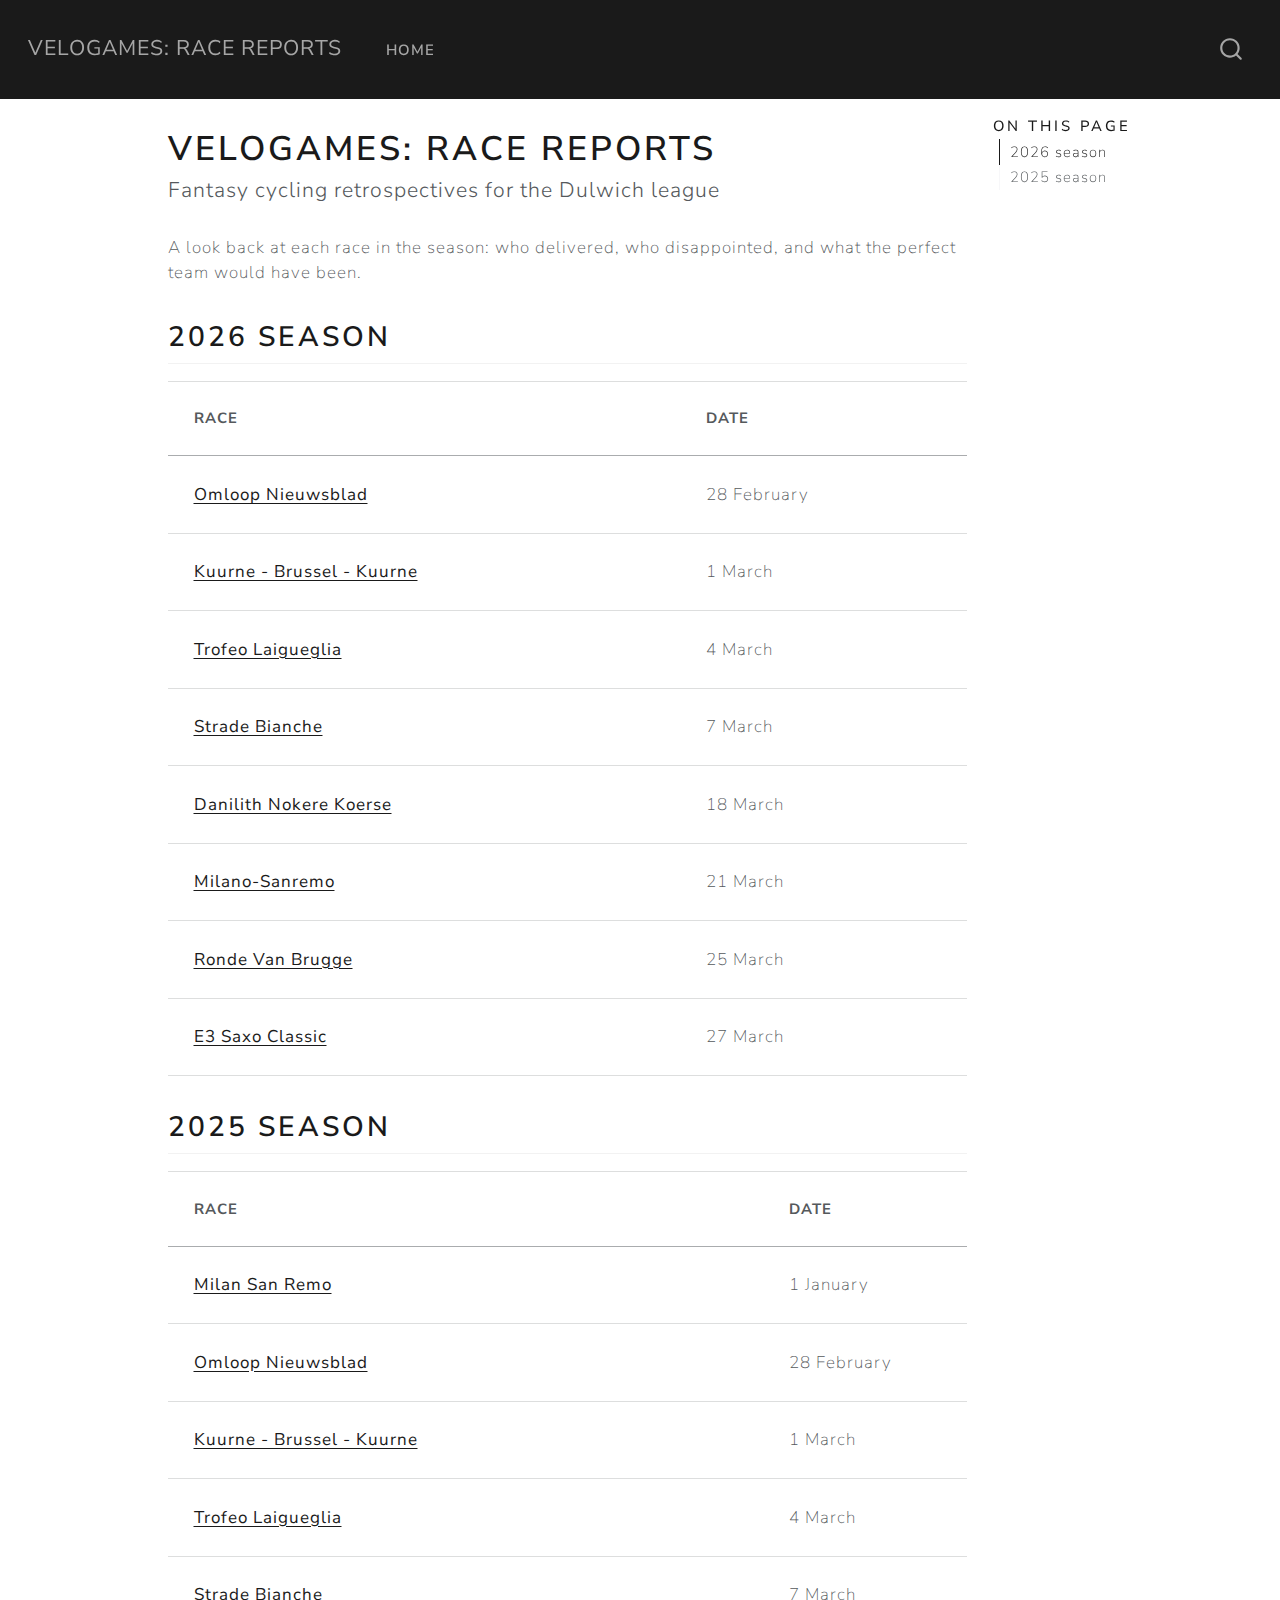
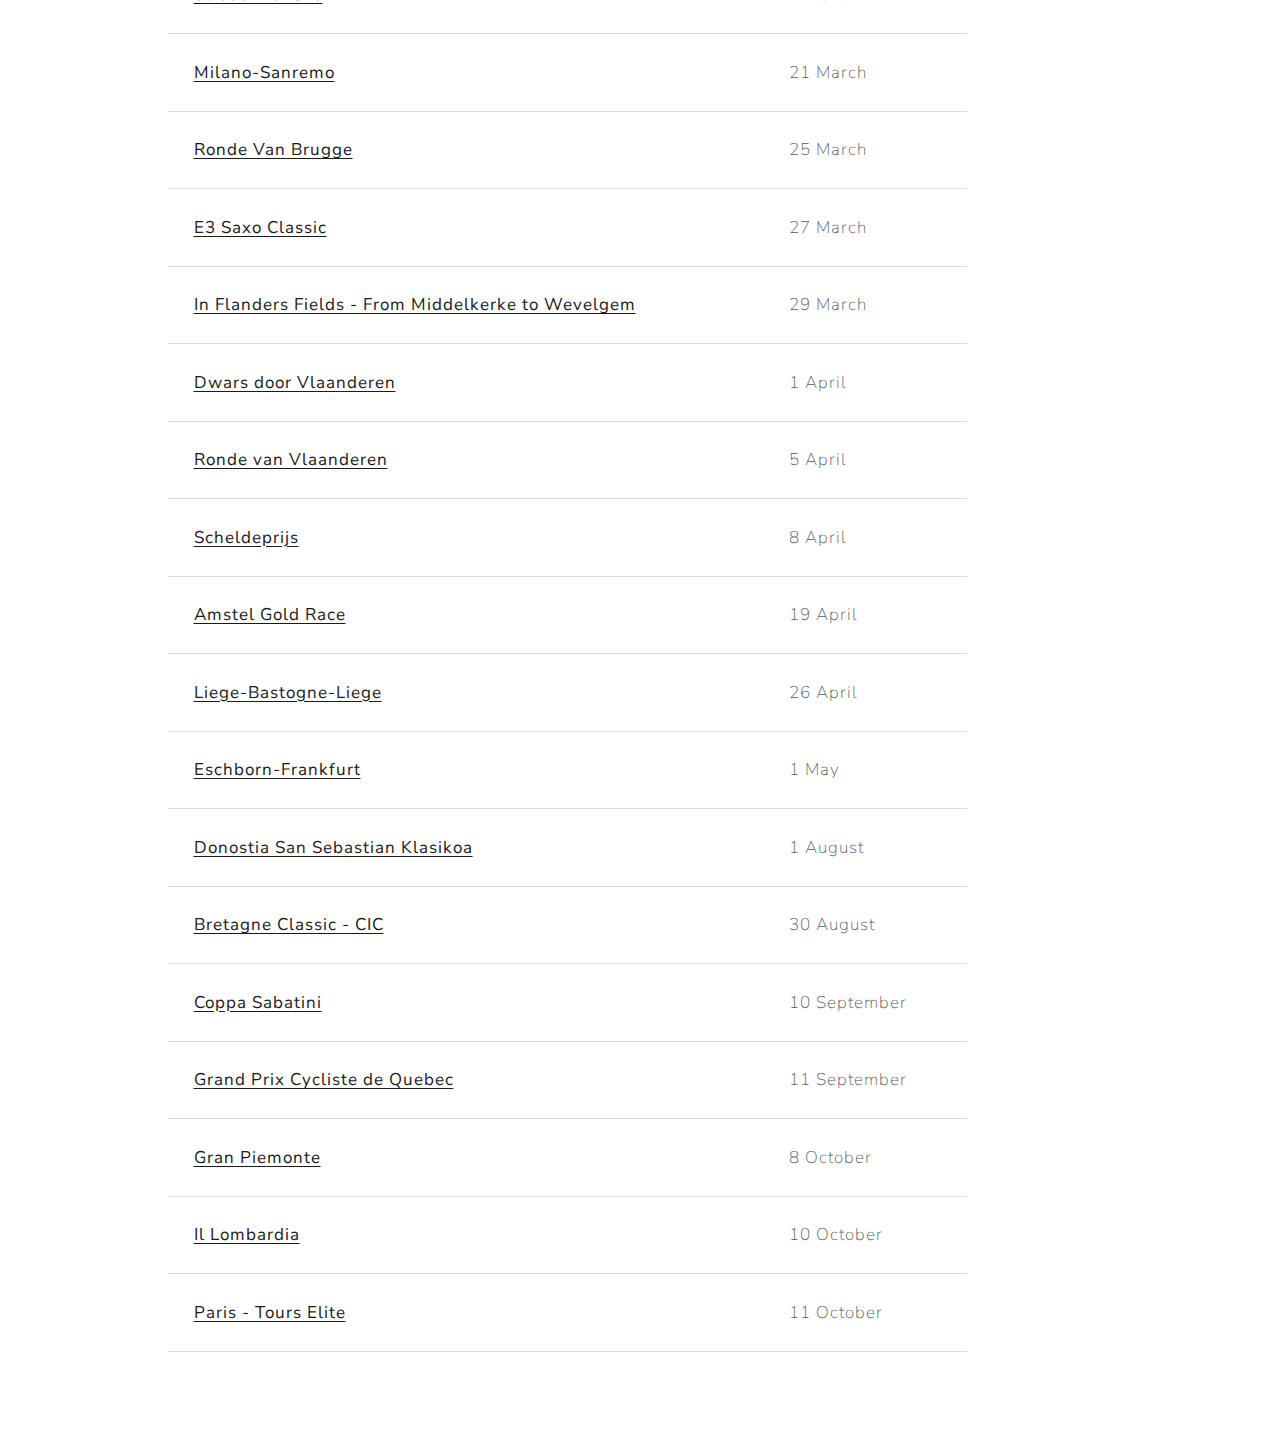
<file: site/docs/index.html>
<!DOCTYPE html>
<html xmlns="http://www.w3.org/1999/xhtml" lang="en" xml:lang="en"><head>

<meta charset="utf-8">
<meta name="generator" content="quarto-1.9.36">

<meta name="viewport" content="width=device-width, initial-scale=1.0, user-scalable=yes">


<title>Velogames: race reports</title>
<style>
/* Default styles provided by pandoc.
** See https://pandoc.org/MANUAL.html#variables-for-html for config info.
*/
code{white-space: pre-wrap;}
span.smallcaps{font-variant: small-caps;}
div.columns{display: flex; gap: min(4vw, 1.5em);}
div.column{flex: auto; overflow-x: auto;}
div.hanging-indent{margin-left: 1.5em; text-indent: -1.5em;}
ul.task-list{list-style: none;}
ul.task-list li input[type="checkbox"] {
  width: 0.8em;
  margin: 0 0.8em 0.2em -1em; /* quarto-specific, see https://github.com/quarto-dev/quarto-cli/issues/4556 */ 
  vertical-align: middle;
}
</style>


<script src="site_libs/quarto-nav/quarto-nav.js"></script>
<script src="site_libs/quarto-nav/headroom.min.js"></script>
<script src="site_libs/clipboard/clipboard.min.js"></script>
<script src="site_libs/quarto-search/autocomplete.umd.js"></script>
<script src="site_libs/quarto-search/fuse.min.js"></script>
<script src="site_libs/quarto-search/quarto-search.js"></script>
<meta name="quarto:offset" content="./">
<script src="site_libs/quarto-html/quarto.js" type="module"></script>
<script src="site_libs/quarto-html/tabsets/tabsets.js" type="module"></script>
<script src="site_libs/quarto-html/popper.min.js"></script>
<script src="site_libs/quarto-html/tippy.umd.min.js"></script>
<script src="site_libs/quarto-html/anchor.min.js"></script>
<link href="site_libs/quarto-html/tippy.css" rel="stylesheet">
<link href="site_libs/quarto-html/quarto-syntax-highlighting-845c23b38eaddc0f92fda52bfe77a8c8.css" rel="stylesheet" id="quarto-text-highlighting-styles">
<script src="site_libs/bootstrap/bootstrap.min.js"></script>
<link href="site_libs/bootstrap/bootstrap-icons.css" rel="stylesheet">
<link href="site_libs/bootstrap/bootstrap-54ca3c8880fd8c986106ce3bf5c7adc7.min.css" rel="stylesheet" append-hash="true" id="quarto-bootstrap" data-mode="light">
<script id="quarto-search-options" type="application/json">{
  "location": "navbar",
  "copy-button": false,
  "collapse-after": 3,
  "panel-placement": "end",
  "type": "overlay",
  "limit": 50,
  "keyboard-shortcut": [
    "f",
    "/",
    "s"
  ],
  "show-item-context": false,
  "language": {
    "search-no-results-text": "No results",
    "search-matching-documents-text": "matching documents",
    "search-copy-link-title": "Copy link to search",
    "search-hide-matches-text": "Hide additional matches",
    "search-more-match-text": "more match in this document",
    "search-more-matches-text": "more matches in this document",
    "search-clear-button-title": "Clear",
    "search-text-placeholder": "",
    "search-detached-cancel-button-title": "Cancel",
    "search-submit-button-title": "Submit",
    "search-label": "Search"
  }
}</script>


</head>

<body class="nav-fixed quarto-light">

<div id="quarto-search-results"></div>
  <header id="quarto-header" class="headroom fixed-top">
    <nav class="navbar navbar-expand-lg " data-bs-theme="dark">
      <div class="navbar-container container-fluid">
      <div class="navbar-brand-container mx-auto">
    <a class="navbar-brand" href="./index.html">
    <span class="navbar-title">Velogames: race reports</span>
    </a>
  </div>
            <div id="quarto-search" class="" title="Search"></div>
          <button class="navbar-toggler" type="button" data-bs-toggle="collapse" data-bs-target="#navbarCollapse" aria-controls="navbarCollapse" role="menu" aria-expanded="false" aria-label="Toggle navigation" onclick="if (window.quartoToggleHeadroom) { window.quartoToggleHeadroom(); }">
  <span class="navbar-toggler-icon"></span>
</button>
          <div class="collapse navbar-collapse" id="navbarCollapse">
            <ul class="navbar-nav navbar-nav-scroll me-auto">
  <li class="nav-item">
    <a class="nav-link active" href="./index.html" aria-current="page"> 
<span class="menu-text">Home</span></a>
  </li>  
</ul>
          </div> <!-- /navcollapse -->
            <div class="quarto-navbar-tools">
</div>
      </div> <!-- /container-fluid -->
    </nav>
</header>
<!-- content -->
<div id="quarto-content" class="quarto-container page-columns page-rows-contents page-layout-article page-navbar">
<!-- sidebar -->
<!-- margin-sidebar -->
    <div id="quarto-margin-sidebar" class="sidebar margin-sidebar">
        <nav id="TOC" role="doc-toc" class="toc-active">
    <h2 id="toc-title">On this page</h2>
   
  <ul>
  <li><a href="#season" id="toc-season" class="nav-link active" data-scroll-target="#season">2026 season</a></li>
  <li><a href="#season-1" id="toc-season-1" class="nav-link" data-scroll-target="#season-1">2025 season</a></li>
  </ul>
</nav>
    </div>
<!-- main -->
<main class="content" id="quarto-document-content">

<header id="title-block-header" class="quarto-title-block default">
<div class="quarto-title">
<h1 class="title">Velogames: race reports</h1>
<p class="subtitle lead">Fantasy cycling retrospectives for the Dulwich league</p>
</div>



<div class="quarto-title-meta">

    
  
    
  </div>
  


</header>


<p>A look back at each race in the season: who delivered, who disappointed, and what the perfect team would have been.</p>
<section id="season" class="level2">
<h2 class="anchored" data-anchor-id="season">2026 season</h2>
<table class="caption-top table">
<thead>
<tr class="header">
<th>Race</th>
<th>Date</th>
</tr>
</thead>
<tbody>
<tr class="odd">
<td><a href="reports/omloop-het-nieuwsblad-2026.html">Omloop Nieuwsblad</a></td>
<td>28 February</td>
</tr>
<tr class="even">
<td><a href="reports/kuurne-brussel-kuurne-2026.html">Kuurne - Brussel - Kuurne</a></td>
<td>1 March</td>
</tr>
<tr class="odd">
<td><a href="reports/trofeo-laigueglia-2026.html">Trofeo Laigueglia</a></td>
<td>4 March</td>
</tr>
<tr class="even">
<td><a href="reports/strade-bianche-2026.html">Strade Bianche</a></td>
<td>7 March</td>
</tr>
<tr class="odd">
<td><a href="reports/nokere-koerse-2026.html">Danilith Nokere Koerse</a></td>
<td>18 March</td>
</tr>
<tr class="even">
<td><a href="reports/milano-sanremo-2026.html">Milano-Sanremo</a></td>
<td>21 March</td>
</tr>
<tr class="odd">
<td><a href="reports/classic-brugge-de-panne-2026.html">Ronde Van Brugge</a></td>
<td>25 March</td>
</tr>
<tr class="even">
<td><a href="reports/e3-harelbeke-2026.html">E3 Saxo Classic</a></td>
<td>27 March</td>
</tr>
</tbody>
</table>
</section>
<section id="season-1" class="level2">
<h2 class="anchored" data-anchor-id="season-1">2025 season</h2>
<table class="caption-top table">
<thead>
<tr class="header">
<th>Race</th>
<th>Date</th>
</tr>
</thead>
<tbody>
<tr class="odd">
<td><a href="reports/milan-san-remo-2025.html">Milan San Remo</a></td>
<td>1 January</td>
</tr>
<tr class="even">
<td><a href="reports/omloop-het-nieuwsblad-2025.html">Omloop Nieuwsblad</a></td>
<td>28 February</td>
</tr>
<tr class="odd">
<td><a href="reports/kuurne-brussel-kuurne-2025.html">Kuurne - Brussel - Kuurne</a></td>
<td>1 March</td>
</tr>
<tr class="even">
<td><a href="reports/trofeo-laigueglia-2025.html">Trofeo Laigueglia</a></td>
<td>4 March</td>
</tr>
<tr class="odd">
<td><a href="reports/strade-bianche-2025.html">Strade Bianche</a></td>
<td>7 March</td>
</tr>
<tr class="even">
<td><a href="reports/milano-sanremo-2025.html">Milano-Sanremo</a></td>
<td>21 March</td>
</tr>
<tr class="odd">
<td><a href="reports/classic-brugge-de-panne-2025.html">Ronde Van Brugge</a></td>
<td>25 March</td>
</tr>
<tr class="even">
<td><a href="reports/e3-harelbeke-2025.html">E3 Saxo Classic</a></td>
<td>27 March</td>
</tr>
<tr class="odd">
<td><a href="reports/gent-wevelgem-2025.html">In Flanders Fields - From Middelkerke to Wevelgem</a></td>
<td>29 March</td>
</tr>
<tr class="even">
<td><a href="reports/dwars-door-vlaanderen-2025.html">Dwars door Vlaanderen</a></td>
<td>1 April</td>
</tr>
<tr class="odd">
<td><a href="reports/ronde-van-vlaanderen-2025.html">Ronde van Vlaanderen</a></td>
<td>5 April</td>
</tr>
<tr class="even">
<td><a href="reports/scheldeprijs-2025.html">Scheldeprijs</a></td>
<td>8 April</td>
</tr>
<tr class="odd">
<td><a href="reports/amstel-gold-race-2025.html">Amstel Gold Race</a></td>
<td>19 April</td>
</tr>
<tr class="even">
<td><a href="reports/liege-bastogne-liege-2025.html">Liege-Bastogne-Liege</a></td>
<td>26 April</td>
</tr>
<tr class="odd">
<td><a href="reports/eschborn-frankfurt-2025.html">Eschborn-Frankfurt</a></td>
<td>1 May</td>
</tr>
<tr class="even">
<td><a href="reports/san-sebastian-2025.html">Donostia San Sebastian Klasikoa</a></td>
<td>1 August</td>
</tr>
<tr class="odd">
<td><a href="reports/bretagne-classic-2025.html">Bretagne Classic - CIC</a></td>
<td>30 August</td>
</tr>
<tr class="even">
<td><a href="reports/coppa-sabatini-2025.html">Coppa Sabatini</a></td>
<td>10 September</td>
</tr>
<tr class="odd">
<td><a href="reports/gp-quebec-2025.html">Grand Prix Cycliste de Quebec</a></td>
<td>11 September</td>
</tr>
<tr class="even">
<td><a href="reports/gran-piemonte-2025.html">Gran Piemonte</a></td>
<td>8 October</td>
</tr>
<tr class="odd">
<td><a href="reports/il-lombardia-2025.html">Il Lombardia</a></td>
<td>10 October</td>
</tr>
<tr class="even">
<td><a href="reports/paris-tours-2025.html">Paris - Tours Elite</a></td>
<td>11 October</td>
</tr>
</tbody>
</table>


</section>

</main> <!-- /main -->
<script id="quarto-html-after-body" type="application/javascript">
  window.document.addEventListener("DOMContentLoaded", function (event) {
    const icon = "";
    const anchorJS = new window.AnchorJS();
    anchorJS.options = {
      placement: 'right',
      icon: icon
    };
    anchorJS.add('.anchored');
    const isCodeAnnotation = (el) => {
      for (const clz of el.classList) {
        if (clz.startsWith('code-annotation-')) {                     
          return true;
        }
      }
      return false;
    }
    const onCopySuccess = function(e) {
      // button target
      const button = e.trigger;
      // don't keep focus
      button.blur();
      // flash "checked"
      button.classList.add('code-copy-button-checked');
      var currentTitle = button.getAttribute("title");
      button.setAttribute("title", "Copied!");
      let tooltip;
      if (window.bootstrap) {
        button.setAttribute("data-bs-toggle", "tooltip");
        button.setAttribute("data-bs-placement", "left");
        button.setAttribute("data-bs-title", "Copied!");
        tooltip = new bootstrap.Tooltip(button, 
          { trigger: "manual", 
            customClass: "code-copy-button-tooltip",
            offset: [0, -8]});
        tooltip.show();    
      }
      setTimeout(function() {
        if (tooltip) {
          tooltip.hide();
          button.removeAttribute("data-bs-title");
          button.removeAttribute("data-bs-toggle");
          button.removeAttribute("data-bs-placement");
        }
        button.setAttribute("title", currentTitle);
        button.classList.remove('code-copy-button-checked');
      }, 1000);
      // clear code selection
      e.clearSelection();
    }
    const getTextToCopy = function(trigger) {
      const outerScaffold = trigger.parentElement.cloneNode(true);
      const codeEl = outerScaffold.querySelector('code');
      for (const childEl of codeEl.children) {
        if (isCodeAnnotation(childEl)) {
          childEl.remove();
        }
      }
      return codeEl.innerText;
    }
    const clipboard = new window.ClipboardJS('.code-copy-button:not([data-in-quarto-modal])', {
      text: getTextToCopy
    });
    clipboard.on('success', onCopySuccess);
    if (window.document.getElementById('quarto-embedded-source-code-modal')) {
      const clipboardModal = new window.ClipboardJS('.code-copy-button[data-in-quarto-modal]', {
        text: getTextToCopy,
        container: window.document.getElementById('quarto-embedded-source-code-modal')
      });
      clipboardModal.on('success', onCopySuccess);
    }
      var localhostRegex = new RegExp(/^(?:http|https):\/\/localhost\:?[0-9]*\//);
      var mailtoRegex = new RegExp(/^mailto:/);
        var filterRegex = new RegExp('/' + window.location.host + '/');
      var isInternal = (href) => {
          return filterRegex.test(href) || localhostRegex.test(href) || mailtoRegex.test(href);
      }
      // Inspect non-navigation links and adorn them if external
     var links = window.document.querySelectorAll('a[href]:not(.nav-link):not(.navbar-brand):not(.toc-action):not(.sidebar-link):not(.sidebar-item-toggle):not(.pagination-link):not(.no-external):not([aria-hidden]):not(.dropdown-item):not(.quarto-navigation-tool):not(.about-link)');
      for (var i=0; i<links.length; i++) {
        const link = links[i];
        if (!isInternal(link.href)) {
          // undo the damage that might have been done by quarto-nav.js in the case of
          // links that we want to consider external
          if (link.dataset.originalHref !== undefined) {
            link.href = link.dataset.originalHref;
          }
            // default icon
            link.classList.add("external");
        }
      }
    function tippyHover(el, contentFn, onTriggerFn, onUntriggerFn) {
      const config = {
        allowHTML: true,
        maxWidth: 500,
        delay: 100,
        arrow: false,
        appendTo: function(el) {
            return el.parentElement;
        },
        interactive: true,
        interactiveBorder: 10,
        theme: 'quarto',
        placement: 'bottom-start',
      };
      if (contentFn) {
        config.content = contentFn;
      }
      if (onTriggerFn) {
        config.onTrigger = onTriggerFn;
      }
      if (onUntriggerFn) {
        config.onUntrigger = onUntriggerFn;
      }
      window.tippy(el, config); 
    }
    const noterefs = window.document.querySelectorAll('a[role="doc-noteref"]');
    for (var i=0; i<noterefs.length; i++) {
      const ref = noterefs[i];
      tippyHover(ref, function() {
        // use id or data attribute instead here
        let href = ref.getAttribute('data-footnote-href') || ref.getAttribute('href');
        try { href = new URL(href).hash; } catch {}
        const id = href.replace(/^#\/?/, "");
        const note = window.document.getElementById(id);
        if (note) {
          return note.innerHTML;
        } else {
          return "";
        }
      });
    }
    const xrefs = window.document.querySelectorAll('a.quarto-xref');
    const processXRef = (id, note) => {
      // Strip column container classes
      const stripColumnClz = (el) => {
        el.classList.remove("page-full", "page-columns");
        if (el.children) {
          for (const child of el.children) {
            stripColumnClz(child);
          }
        }
      }
      stripColumnClz(note)
      if (id === null || id.startsWith('sec-')) {
        // Special case sections, only their first couple elements
        const container = document.createElement("div");
        if (note.children && note.children.length > 2) {
          container.appendChild(note.children[0].cloneNode(true));
          for (let i = 1; i < note.children.length; i++) {
            const child = note.children[i];
            if (child.tagName === "P" && child.innerText === "") {
              continue;
            } else {
              container.appendChild(child.cloneNode(true));
              break;
            }
          }
          if (window.Quarto?.typesetMath) {
            window.Quarto.typesetMath(container);
          }
          return container.innerHTML
        } else {
          if (window.Quarto?.typesetMath) {
            window.Quarto.typesetMath(note);
          }
          return note.innerHTML;
        }
      } else {
        // Remove any anchor links if they are present
        const anchorLink = note.querySelector('a.anchorjs-link');
        if (anchorLink) {
          anchorLink.remove();
        }
        if (window.Quarto?.typesetMath) {
          window.Quarto.typesetMath(note);
        }
        if (note.classList.contains("callout")) {
          return note.outerHTML;
        } else {
          return note.innerHTML;
        }
      }
    }
    for (var i=0; i<xrefs.length; i++) {
      const xref = xrefs[i];
      tippyHover(xref, undefined, function(instance) {
        instance.disable();
        let url = xref.getAttribute('href');
        let hash = undefined; 
        if (url.startsWith('#')) {
          hash = url;
        } else {
          try { hash = new URL(url).hash; } catch {}
        }
        if (hash) {
          const id = hash.replace(/^#\/?/, "");
          const note = window.document.getElementById(id);
          if (note !== null) {
            try {
              const html = processXRef(id, note.cloneNode(true));
              instance.setContent(html);
            } finally {
              instance.enable();
              instance.show();
            }
          } else {
            // See if we can fetch this
            fetch(url.split('#')[0])
            .then(res => res.text())
            .then(html => {
              const parser = new DOMParser();
              const htmlDoc = parser.parseFromString(html, "text/html");
              const note = htmlDoc.getElementById(id);
              if (note !== null) {
                const html = processXRef(id, note);
                instance.setContent(html);
              } 
            }).finally(() => {
              instance.enable();
              instance.show();
            });
          }
        } else {
          // See if we can fetch a full url (with no hash to target)
          // This is a special case and we should probably do some content thinning / targeting
          fetch(url)
          .then(res => res.text())
          .then(html => {
            const parser = new DOMParser();
            const htmlDoc = parser.parseFromString(html, "text/html");
            const note = htmlDoc.querySelector('main.content');
            if (note !== null) {
              // This should only happen for chapter cross references
              // (since there is no id in the URL)
              // remove the first header
              if (note.children.length > 0 && note.children[0].tagName === "HEADER") {
                note.children[0].remove();
              }
              const html = processXRef(null, note);
              instance.setContent(html);
            } 
          }).finally(() => {
            instance.enable();
            instance.show();
          });
        }
      }, function(instance) {
      });
    }
        let selectedAnnoteEl;
        const selectorForAnnotation = ( cell, annotation) => {
          let cellAttr = 'data-code-cell="' + cell + '"';
          let lineAttr = 'data-code-annotation="' +  annotation + '"';
          const selector = 'span[' + cellAttr + '][' + lineAttr + ']';
          return selector;
        }
        const selectCodeLines = (annoteEl) => {
          const doc = window.document;
          const targetCell = annoteEl.getAttribute("data-target-cell");
          const targetAnnotation = annoteEl.getAttribute("data-target-annotation");
          const annoteSpan = window.document.querySelector(selectorForAnnotation(targetCell, targetAnnotation));
          const lines = annoteSpan.getAttribute("data-code-lines").split(",");
          const lineIds = lines.map((line) => {
            return targetCell + "-" + line;
          })
          let top = null;
          let height = null;
          let parent = null;
          if (lineIds.length > 0) {
              //compute the position of the single el (top and bottom and make a div)
              const el = window.document.getElementById(lineIds[0]);
              top = el.offsetTop;
              height = el.offsetHeight;
              parent = el.parentElement.parentElement;
            if (lineIds.length > 1) {
              const lastEl = window.document.getElementById(lineIds[lineIds.length - 1]);
              const bottom = lastEl.offsetTop + lastEl.offsetHeight;
              height = bottom - top;
            }
            if (top !== null && height !== null && parent !== null) {
              // cook up a div (if necessary) and position it 
              let div = window.document.getElementById("code-annotation-line-highlight");
              if (div === null) {
                div = window.document.createElement("div");
                div.setAttribute("id", "code-annotation-line-highlight");
                div.style.position = 'absolute';
                parent.appendChild(div);
              }
              div.style.top = top - 2 + "px";
              div.style.height = height + 4 + "px";
              div.style.left = 0;
              let gutterDiv = window.document.getElementById("code-annotation-line-highlight-gutter");
              if (gutterDiv === null) {
                gutterDiv = window.document.createElement("div");
                gutterDiv.setAttribute("id", "code-annotation-line-highlight-gutter");
                gutterDiv.style.position = 'absolute';
                const codeCell = window.document.getElementById(targetCell);
                const gutter = codeCell.querySelector('.code-annotation-gutter');
                gutter.appendChild(gutterDiv);
              }
              gutterDiv.style.top = top - 2 + "px";
              gutterDiv.style.height = height + 4 + "px";
            }
            selectedAnnoteEl = annoteEl;
          }
        };
        const unselectCodeLines = () => {
          const elementsIds = ["code-annotation-line-highlight", "code-annotation-line-highlight-gutter"];
          elementsIds.forEach((elId) => {
            const div = window.document.getElementById(elId);
            if (div) {
              div.remove();
            }
          });
          selectedAnnoteEl = undefined;
        };
          // Handle positioning of the toggle
      window.addEventListener(
        "resize",
        throttle(() => {
          elRect = undefined;
          if (selectedAnnoteEl) {
            selectCodeLines(selectedAnnoteEl);
          }
        }, 10)
      );
      function throttle(fn, ms) {
      let throttle = false;
      let timer;
        return (...args) => {
          if(!throttle) { // first call gets through
              fn.apply(this, args);
              throttle = true;
          } else { // all the others get throttled
              if(timer) clearTimeout(timer); // cancel #2
              timer = setTimeout(() => {
                fn.apply(this, args);
                timer = throttle = false;
              }, ms);
          }
        };
      }
        // Attach click handler to the DT
        const annoteDls = window.document.querySelectorAll('dt[data-target-cell]');
        for (const annoteDlNode of annoteDls) {
          annoteDlNode.addEventListener('click', (event) => {
            const clickedEl = event.target;
            if (clickedEl !== selectedAnnoteEl) {
              unselectCodeLines();
              const activeEl = window.document.querySelector('dt[data-target-cell].code-annotation-active');
              if (activeEl) {
                activeEl.classList.remove('code-annotation-active');
              }
              selectCodeLines(clickedEl);
              clickedEl.classList.add('code-annotation-active');
            } else {
              // Unselect the line
              unselectCodeLines();
              clickedEl.classList.remove('code-annotation-active');
            }
          });
        }
    const findCites = (el) => {
      const parentEl = el.parentElement;
      if (parentEl) {
        const cites = parentEl.dataset.cites;
        if (cites) {
          return {
            el,
            cites: cites.split(' ')
          };
        } else {
          return findCites(el.parentElement)
        }
      } else {
        return undefined;
      }
    };
    var bibliorefs = window.document.querySelectorAll('a[role="doc-biblioref"]');
    for (var i=0; i<bibliorefs.length; i++) {
      const ref = bibliorefs[i];
      const citeInfo = findCites(ref);
      if (citeInfo) {
        tippyHover(citeInfo.el, function() {
          var popup = window.document.createElement('div');
          citeInfo.cites.forEach(function(cite) {
            var citeDiv = window.document.createElement('div');
            citeDiv.classList.add('hanging-indent');
            citeDiv.classList.add('csl-entry');
            var biblioDiv = window.document.getElementById('ref-' + cite);
            if (biblioDiv) {
              citeDiv.innerHTML = biblioDiv.innerHTML;
            }
            popup.appendChild(citeDiv);
          });
          return popup.innerHTML;
        });
      }
    }
  });
  </script>
</div> <!-- /content -->




</body></html>
</file>
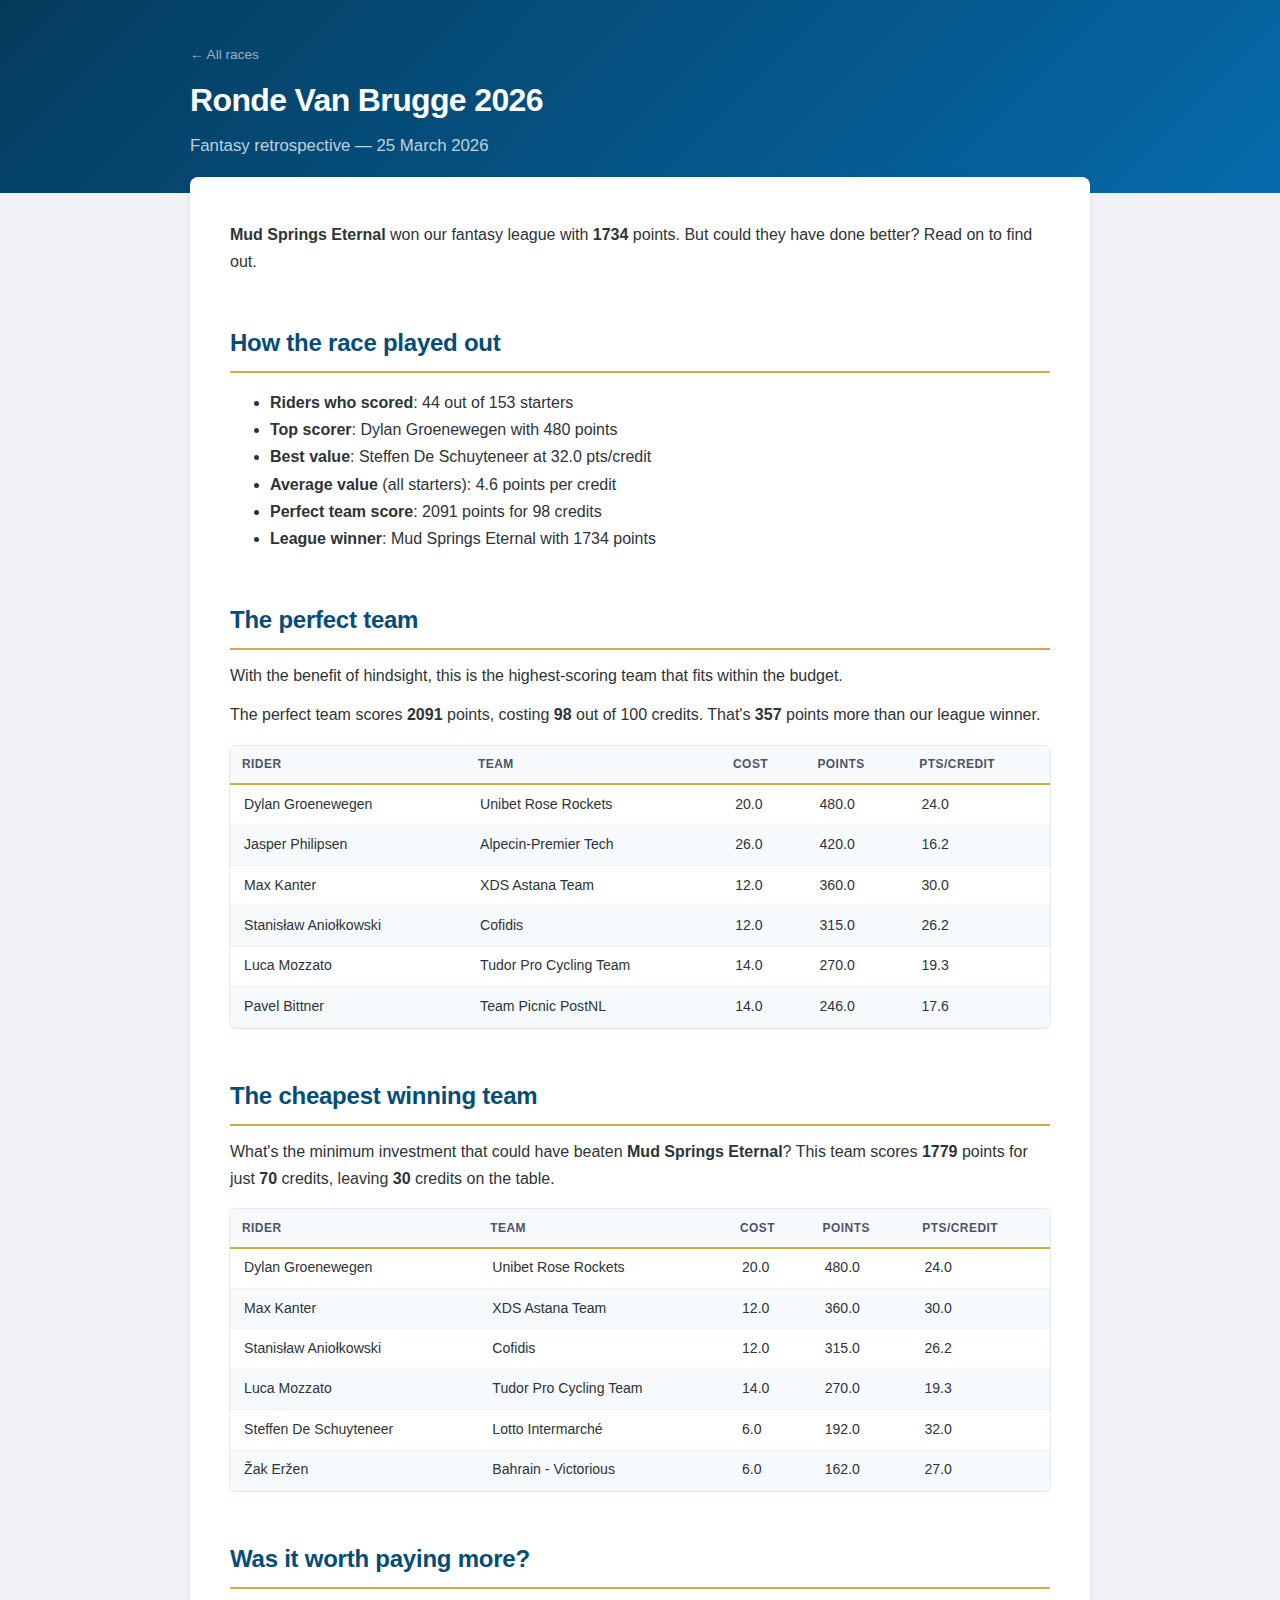
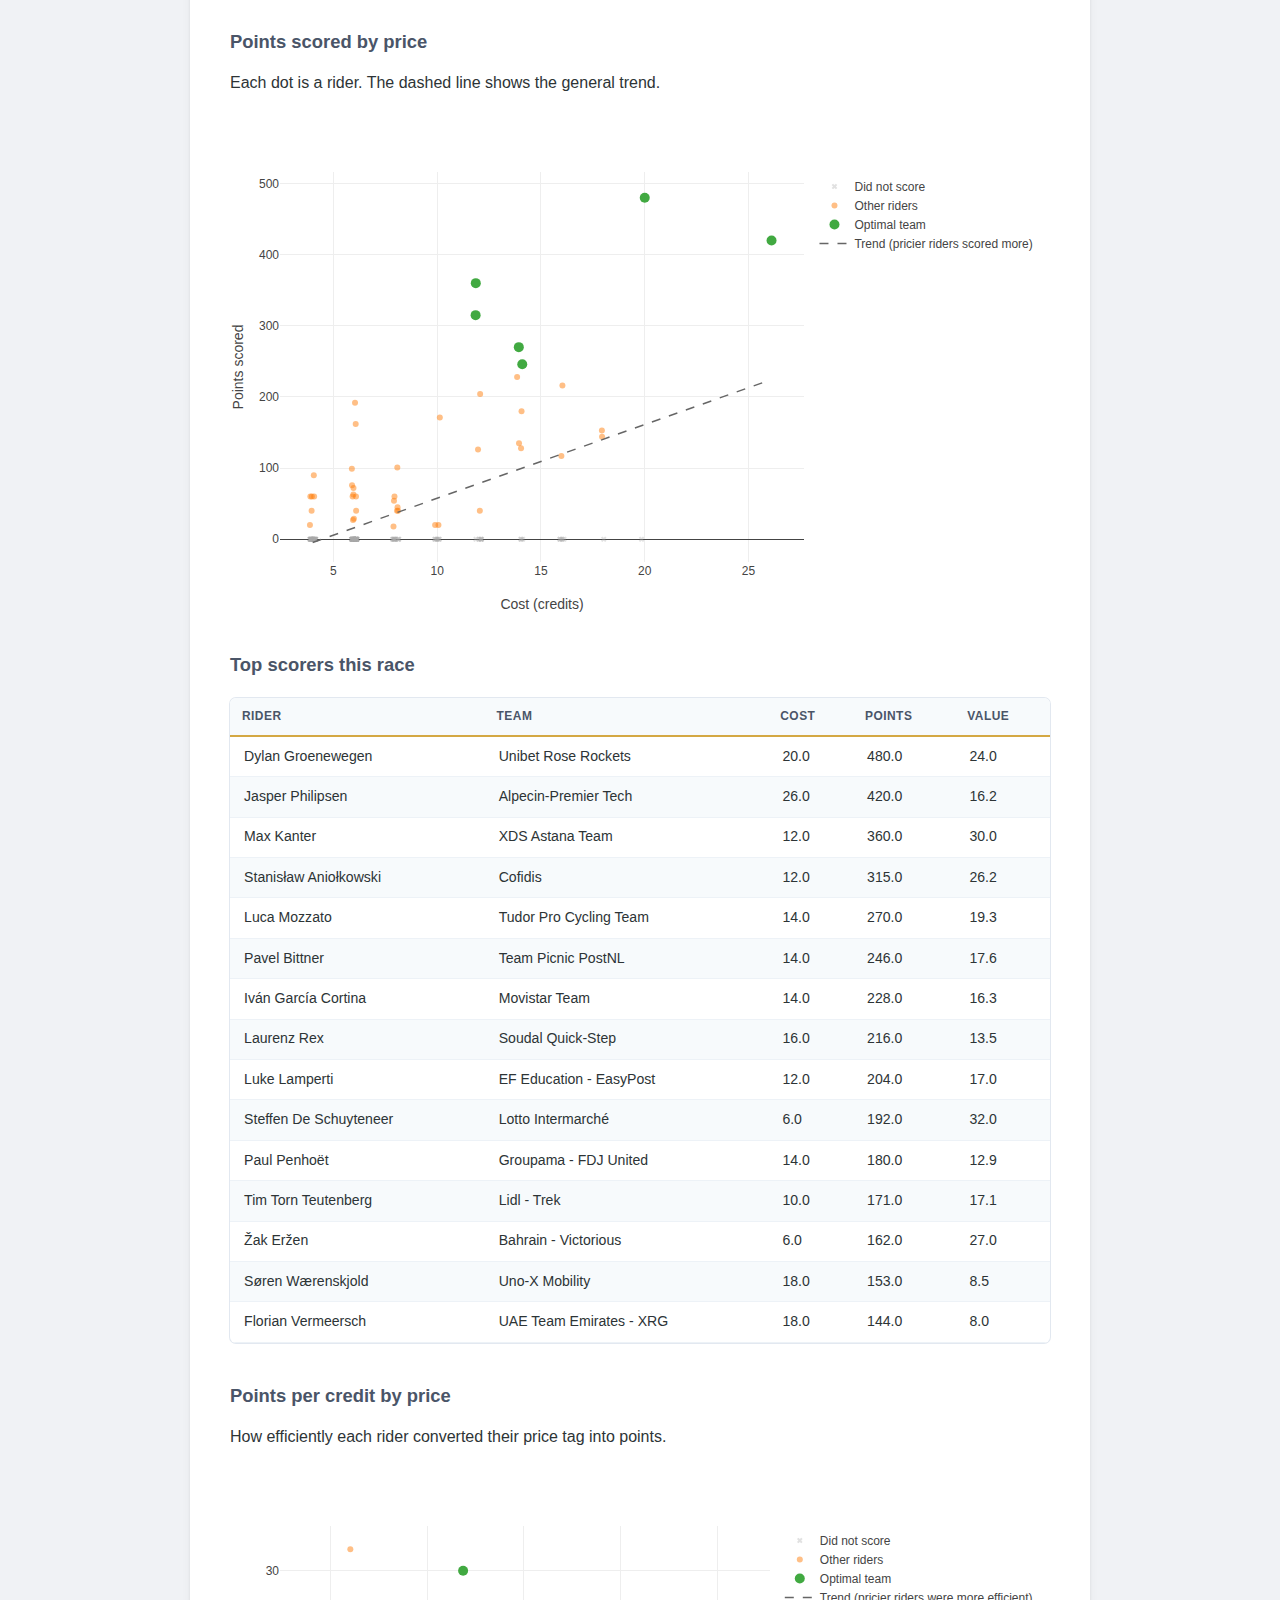
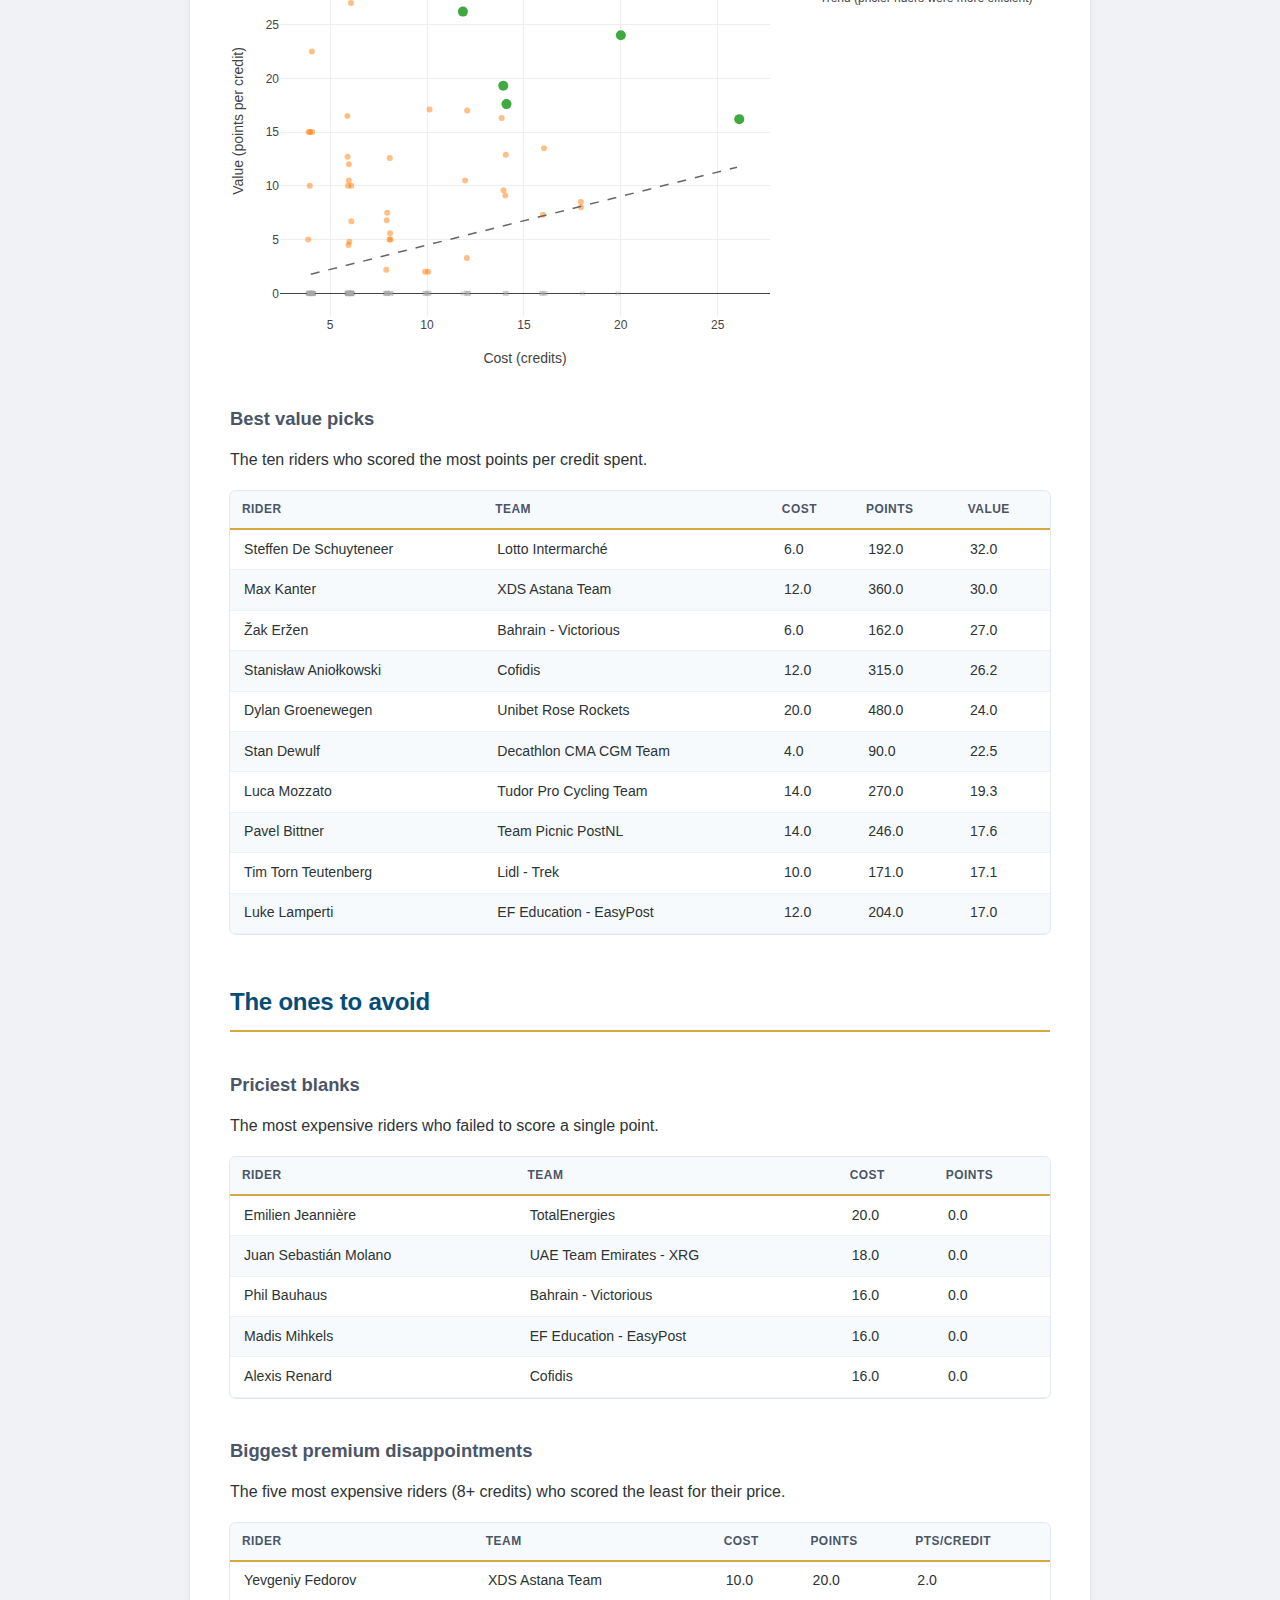
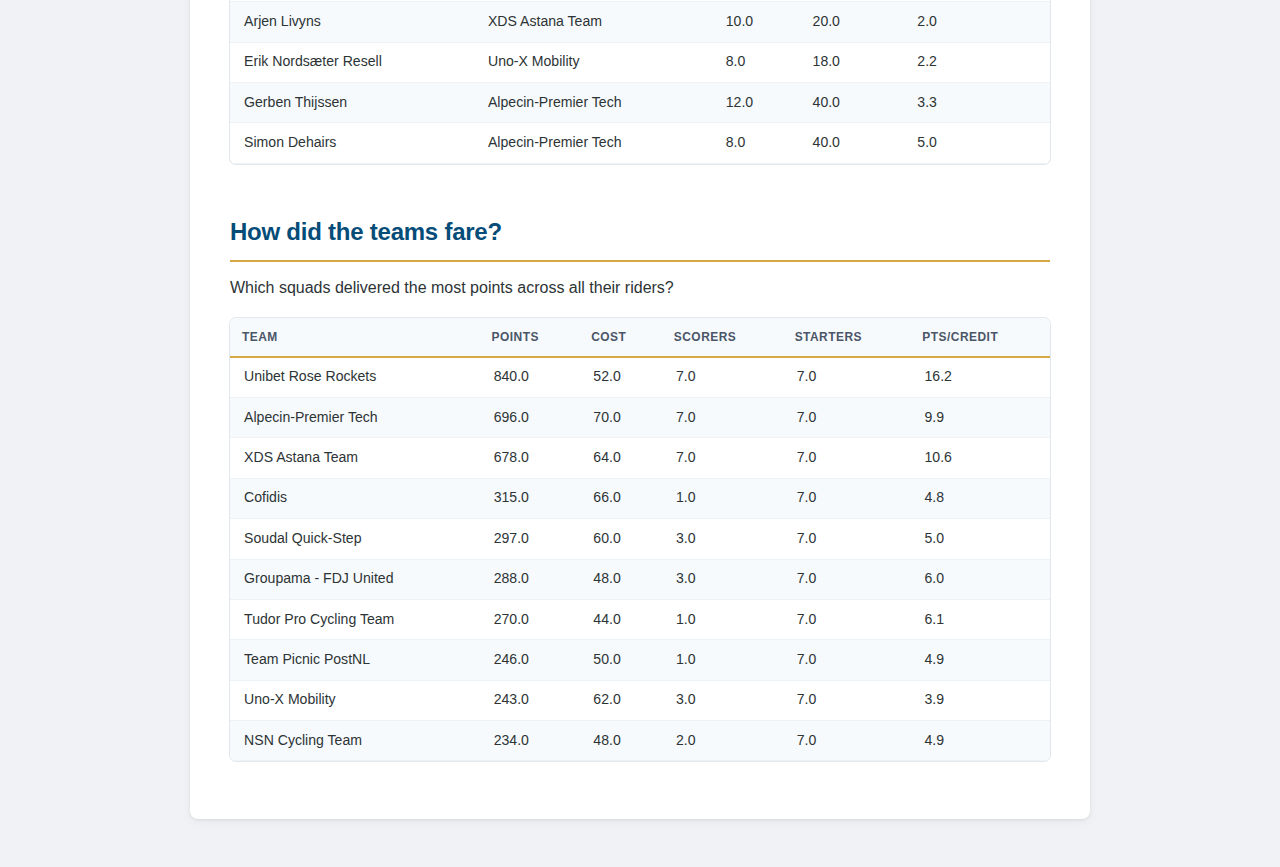
<file: site/docs/reports/classic-brugge-de-panne-2026.html>
<!DOCTYPE html>
<html lang="en">
<head>
<meta charset="utf-8">
<meta name="viewport" content="width=device-width, initial-scale=1">
<title>Ronde Van Brugge 2026</title>
<style>*, *::before, *::after { box-sizing: border-box; }
html { scroll-behavior: smooth; }
body {
  font-family: -apple-system, BlinkMacSystemFont, "Segoe UI", Roboto, "Helvetica Neue", Arial, sans-serif;
  margin: 0; padding: 0; color: #2d3436; line-height: 1.7; background: #f0f2f5;
  -webkit-font-smoothing: antialiased;
}
.page-header {
  background: linear-gradient(135deg, #043b5c 0%, #066aab 100%);
  color: #fff; padding: 2.5em 1.5em 2em;
}
.header-content { max-width: 900px; margin: 0 auto; }
.page-header h1 {
  font-size: 2em; font-weight: 700; letter-spacing: -0.02em;
  margin: 0 0 0.15em; border: none; padding: 0; color: #fff;
}
.page-header .subtitle { color: rgba(255,255,255,0.75); font-size: 1.05em; margin: 0; font-weight: 400; }
.page-header .home-link {
  display: inline-block; margin-bottom: 0.5em; color: rgba(255,255,255,0.6);
  font-size: 0.85em; text-decoration: none; transition: color 0.15s;
}
.page-header .home-link:hover { color: #fff; text-decoration: none; }
.content {
  max-width: 900px; margin: -1em auto 3em; padding: 2em 2.5em 2.5em;
  background: #fff; border-radius: 8px;
  box-shadow: 0 1px 3px rgba(0,0,0,0.08), 0 4px 12px rgba(0,0,0,0.04);
  position: relative; z-index: 1;
}
h1, h2, h3, h4 { font-weight: 700; color: #054d78; margin-top: 2em; margin-bottom: 0.5em; }
h2 { font-size: 1.5em; letter-spacing: -0.01em; padding-bottom: 0.3em; border-bottom: 2px solid #d4a843; }
h3 { font-size: 1.15em; color: #4a5568; font-weight: 600; }
h4 { font-size: 1em; }
p { margin: 0.75em 0; }
a { color: #066aab; text-decoration: none; transition: color 0.15s; }
a:hover { color: #043b5c; text-decoration: underline; }
table {
  border-collapse: collapse; width: 100%; margin: 1.25em 0; font-size: 0.88em;
  background: #fff; border-radius: 6px; overflow: hidden; box-shadow: 0 0 0 1px #e2e8f0;
}
thead { background: #f7fafc; }
th {
  padding: 0.7em 1em; text-align: left; font-weight: 600; color: #4a5568;
  font-size: 0.85em; text-transform: uppercase; letter-spacing: 0.04em;
  border-bottom: 2px solid #d4a843;
}
td { padding: 0.55em 1em; text-align: left; border-bottom: 1px solid #edf2f7; color: #2d3436; }
.table-striped tbody tr:nth-child(even) { background: #f7fafc; }
tbody tr { transition: background 0.1s; }
tbody tr:hover { background: #edf2f7; }
details { margin: 1.25em 0; border-radius: 6px; overflow: hidden; }
summary { cursor: pointer; font-weight: 600; padding: 0.5em 0; }
details[open] summary { margin-bottom: 0.5em; }
.js-plotly-plot { margin: 1em 0; border-radius: 6px; overflow: hidden; }
nav#toc {
  position: fixed; top: 2.5em; right: 2em; width: 220px; max-height: 80vh;
  overflow-y: auto; font-size: 0.82em; border-left: 3px solid #e2e8f0;
  padding-left: 1em; z-index: 10;
}
nav#toc a {
  display: block; padding: 0.25em 0; color: #718096; text-decoration: none;
  transition: color 0.15s, padding-left 0.15s; line-height: 1.4;
}
nav#toc a:hover { color: #066aab; padding-left: 0.3em; }
nav#toc .toc-h3 { padding-left: 1em; font-size: 0.92em; }
@media (max-width: 1280px) { nav#toc { display: none; } }
@media (max-width: 768px) {
  .content { margin: 0; padding: 1.25em 1em; border-radius: 0; box-shadow: none; }
  .page-header { padding: 1.5em 1em 1.25em; }
  .page-header h1 { font-size: 1.5em; }
  table { font-size: 0.82em; }
  th, td { padding: 0.4em 0.6em; }
}
@media (max-width: 480px) {
  .content { padding: 1em 0.75em; }
  table { display: block; overflow-x: auto; white-space: nowrap; }
}
</style>
<script src="https://cdn.plot.ly/plotly-2.35.2.min.js"></script>
</head>
<body>
<header class="page-header">
<div class="header-content">
<a class="home-link" href="../index.html">&larr; All races</a>
<h1>Ronde Van Brugge 2026</h1>
<p class="subtitle">Fantasy retrospective — 25 March 2026</p>
</div>
</header>
<main class="content">
<p><strong>Mud Springs Eternal</strong> won our fantasy league with <strong>1734</strong> points. But could they have done better? Read on to find out.</p>
<h2 id="how-the-race-played-out">How the race played out</h2>
<ul>
<li><strong>Riders who scored</strong>: 44 out of 153 starters</li>
<li><strong>Top scorer</strong>: Dylan Groenewegen with 480 points</li>
<li><strong>Best value</strong>: Steffen De Schuyteneer at 32.0 pts/credit</li>
<li><strong>Average value</strong> (all starters): 4.6 points per credit</li>
<li><strong>Perfect team score</strong>: 2091 points for 98 credits</li>
<li><strong>League winner</strong>: Mud Springs Eternal with 1734 points</li>
</ul>
<h2 id="the-perfect-team">The perfect team</h2>
<p>With the benefit of hindsight, this is the highest-scoring team that fits within the budget.</p>
<p>The perfect team scores <strong>2091</strong> points, costing <strong>98</strong> out of 100 credits. That's <strong>357</strong> points more than our league winner.</p>
<table class="table table-striped table-sm">
<thead><tr><th>Rider</th><th>Team</th><th>Cost</th><th>Points</th><th>Pts/credit</th></tr></thead>
<tbody>
<tr><td>Dylan Groenewegen</td><td>Unibet Rose Rockets</td><td>20.0</td><td>480.0</td><td>24.0</td></tr>
<tr><td>Jasper Philipsen</td><td>Alpecin-Premier Tech</td><td>26.0</td><td>420.0</td><td>16.2</td></tr>
<tr><td>Max Kanter</td><td>XDS Astana Team</td><td>12.0</td><td>360.0</td><td>30.0</td></tr>
<tr><td>Stanisław Aniołkowski</td><td>Cofidis</td><td>12.0</td><td>315.0</td><td>26.2</td></tr>
<tr><td>Luca Mozzato</td><td>Tudor Pro Cycling Team</td><td>14.0</td><td>270.0</td><td>19.3</td></tr>
<tr><td>Pavel Bittner</td><td>Team Picnic PostNL</td><td>14.0</td><td>246.0</td><td>17.6</td></tr>
</tbody></table>
<h2 id="the-cheapest-winning-team">The cheapest winning team</h2>
<p>What's the minimum investment that could have beaten <strong>Mud Springs Eternal</strong>? This team scores <strong>1779</strong> points for just <strong>70</strong> credits, leaving <strong>30</strong> credits on the table.</p>
<table class="table table-striped table-sm">
<thead><tr><th>Rider</th><th>Team</th><th>Cost</th><th>Points</th><th>Pts/credit</th></tr></thead>
<tbody>
<tr><td>Dylan Groenewegen</td><td>Unibet Rose Rockets</td><td>20.0</td><td>480.0</td><td>24.0</td></tr>
<tr><td>Max Kanter</td><td>XDS Astana Team</td><td>12.0</td><td>360.0</td><td>30.0</td></tr>
<tr><td>Stanisław Aniołkowski</td><td>Cofidis</td><td>12.0</td><td>315.0</td><td>26.2</td></tr>
<tr><td>Luca Mozzato</td><td>Tudor Pro Cycling Team</td><td>14.0</td><td>270.0</td><td>19.3</td></tr>
<tr><td>Steffen De Schuyteneer</td><td>Lotto Intermarché</td><td>6.0</td><td>192.0</td><td>32.0</td></tr>
<tr><td>Žak Eržen</td><td>Bahrain - Victorious</td><td>6.0</td><td>162.0</td><td>27.0</td></tr>
</tbody></table>
<h2 id="was-it-worth-paying-more">Was it worth paying more?</h2>
<h3 id="points-scored-by-price">Points scored by price</h3>
<p>Each dot is a rider. The dashed line shows the general trend.</p>
<div id="plot-pts" style="width:100%; height:500px;"></div>
<script>Plotly.newPlot('plot-pts', {"data":[{"x":[19.85014077191388,18.027517306305263,16.001912264827453,16.034409696842214,15.919567156228146,15.914930859453065,16.113732902223184,14.123798788392039,14.054233002910888,14.030756501481857,12.118142349815587,11.869116908262844,12.010607569439372,12.078455128560522,12.134965440624757,12.132966028184963,10.100977829870192,9.903986896300944,9.992530778973904,10.02904029907739,9.968099810356064,9.883468162131388,10.086768366107014,7.941501367205265,7.90774477150485,8.003277829370921,7.932918765996282,8.146489738889775,8.141442854785819,7.862255403377139,7.927897102022815,8.104054411379009,7.853120495742546,7.962815081947288,6.06985457025187,5.9170782196005725,6.039825285210555,6.132546313065392,5.8872187973160015,6.111773561767665,5.901212968789529,5.924244980968148,6.061243942886236,6.130452881591762,5.929339407946649,5.91168808110444,6.091832424679769,6.051002294052452,6.126767764622605,6.094978316592507,6.005978739084705,5.999016276380192,6.136525371693411,5.994250116543152,5.943049214677951,6.000837748078881,6.103027439946767,6.024882720768126,5.87895320590498,5.99524522997689,5.971913685754028,6.044224574467247,6.094739040383708,6.006021311110493,5.9084249390989365,5.93870609072268,5.944640327889018,5.87232922820813,5.933260871608331,6.102585237289035,5.962680689885258,6.014678887460687,5.953792447345152,5.88097096264295,6.128393039160434,6.116517354853297,5.9895197769671045,5.989448078212762,6.1122510755692945,3.9156975537923655,4.05230190420582,4.035524085070202,4.024668508617172,3.880209547297914,3.9501110595085613,4.137781328907198,4.135044272165795,3.9615614866724687,4.016584579452426,3.97706622655226,3.9519176557917546,3.911770721421315,3.920695385756865,4.144482648083857,4.127283913613694,3.990293528789481,3.862974307952837,4.0489394739781215,3.8979115129715223,3.902771162152265,3.9872907478075144,3.9333843502772994,4.073089892925974,4.0956526728081935,4.050566431907184,4.090607508413942,4.146347244172104,3.9870277505687577,3.8767552505567187],"mode":"markers","y":[0,0,0,0,0,0,0,0,0,0,0,0,0,0,0,0,0,0,0,0,0,0,0,0,0,0,0,0,0,0,0,0,0,0,0,0,0,0,0,0,0,0,0,0,0,0,0,0,0,0,0,0,0,0,0,0,0,0,0,0,0,0,0,0,0,0,0,0,0,0,0,0,0,0,0,0,0,0,0,0,0,0,0,0,0,0,0,0,0,0,0,0,0,0,0,0,0,0,0,0,0,0,0,0,0,0,0,0,0],"type":"scatter","name":"Did not score","hoverinfo":"text","text":["Emilien Jeannière (TotalEnergies)<br>Cost: 20, Points: 0","Juan Sebastián Molano (UAE Team Emirates - XRG)<br>Cost: 18, Points: 0","Phil Bauhaus (Bahrain - Victorious)<br>Cost: 16, Points: 0","Madis Mihkels (EF Education - EasyPost)<br>Cost: 16, Points: 0","Alexis Renard (Cofidis)<br>Cost: 16, Points: 0","Samuel Watson (INEOS Grenadiers)<br>Cost: 16, Points: 0","Sam Welsford (INEOS Grenadiers)<br>Cost: 16, Points: 0","Marijn Van Den Berg (EF Education - EasyPost)<br>Cost: 14, Points: 0","Milan Fretin (Cofidis)<br>Cost: 14, Points: 0","Pierre Gautherat (Decathlon CMA CGM Team)<br>Cost: 14, Points: 0","Vincenzo Albanese (EF Education - EasyPost)<br>Cost: 12, Points: 0","Attila Valter (Bahrain - Victorious)<br>Cost: 12, Points: 0","Mikkel Frølich Honoré (EF Education - EasyPost)<br>Cost: 12, Points: 0","Yves Lampaert (Soudal Quick-Step)<br>Cost: 12, Points: 0","Carlos Canal (Movistar Team)<br>Cost: 12, Points: 0","Erlend Blikra (Uno-X Mobility)<br>Cost: 12, Points: 0","Simone Consonni (Lidl - Trek)<br>Cost: 10, Points: 0","Edward Theuns (Lidl - Trek)<br>Cost: 10, Points: 0","Max Walscheid (Lidl - Trek)<br>Cost: 10, Points: 0","Tom Crabbe (Team Flanders - Baloise)<br>Cost: 10, Points: 0","Amaury Capiot (Team Jayco AlUla)<br>Cost: 10, Points: 0","Jenthe Biermans (Cofidis)<br>Cost: 10, Points: 0","Fabio Jakobsen (Team Picnic PostNL)<br>Cost: 10, Points: 0","Florian Dauphin (TotalEnergies)<br>Cost: 8, Points: 0","Vito Braet (Lotto Intermarché)<br>Cost: 8, Points: 0","Lionel Taminiaux (Lotto Intermarché)<br>Cost: 8, Points: 0","Julius Johansen (UAE Team Emirates - XRG)<br>Cost: 8, Points: 0","Rui Oliveira (UAE Team Emirates - XRG)<br>Cost: 8, Points: 0","Orluis Aular (Movistar Team)<br>Cost: 8, Points: 0","Luca Giaimi (UAE Team Emirates - XRG)<br>Cost: 8, Points: 0","Gonzalo Serrano (Movistar Team)<br>Cost: 8, Points: 0","Stian Fredheim (Uno-X Mobility)<br>Cost: 8, Points: 0","Artem Shmidt (INEOS Grenadiers)<br>Cost: 8, Points: 0","Connor Swift (INEOS Grenadiers)<br>Cost: 8, Points: 0","Robbe Ghys (Decathlon CMA CGM Team)<br>Cost: 6, Points: 0","Tord Gudmestad (Decathlon CMA CGM Team)<br>Cost: 6, Points: 0","Jakob Söderqvist (Lidl - Trek)<br>Cost: 6, Points: 0","Kamil Gradek (Bahrain - Victorious)<br>Cost: 6, Points: 0","Otto Vergaerde (Lidl - Trek)<br>Cost: 6, Points: 0","Daniel Skerl (Bahrain - Victorious)<br>Cost: 6, Points: 0","Matthias Schwarzbacher (EF Education - EasyPost)<br>Cost: 6, Points: 0","Colby Simmons (EF Education - EasyPost)<br>Cost: 6, Points: 0","Cedric Beullens (Lotto Intermarché)<br>Cost: 6, Points: 0","Samuel Leroux (TotalEnergies)<br>Cost: 6, Points: 0","Lorrenzo Manzin (TotalEnergies)<br>Cost: 6, Points: 0","Jason Tesson (TotalEnergies)<br>Cost: 6, Points: 0","Fabio Van Den Bossche (Soudal Quick-Step)<br>Cost: 6, Points: 0","Warre Vangheluwe (Soudal Quick-Step)<br>Cost: 6, Points: 0","Jonathan Vervenne (Soudal Quick-Step)<br>Cost: 6, Points: 0","Sebastian Kolze Changizi (Tudor Pro Cycling Team)<br>Cost: 6, Points: 0","Fabian Lienhard (Tudor Pro Cycling Team)<br>Cost: 6, Points: 0","Aivaras Mikutis (Tudor Pro Cycling Team)<br>Cost: 6, Points: 0","Rune Herregodts (UAE Team Emirates - XRG)<br>Cost: 6, Points: 0","Vegard Stake Laengen (UAE Team Emirates - XRG)<br>Cost: 6, Points: 0","Daniel Cavia (Burgos Burpellet BH)<br>Cost: 6, Points: 0","Lorenzo Milesi (Movistar Team)<br>Cost: 6, Points: 0","Filip Maciejuk (Movistar Team)<br>Cost: 6, Points: 0","Rotem Tene (NSN Cycling Team)<br>Cost: 6, Points: 0","César Macías (Burgos Burpellet BH)<br>Cost: 6, Points: 0","Alexandre Mayer (Burgos Burpellet BH)<br>Cost: 6, Points: 0","Cyril Barthe (Groupama - FDJ United)<br>Cost: 6, Points: 0","Lewis Bower (Groupama - FDJ United)<br>Cost: 6, Points: 0","Dries De Pooter (Team Jayco AlUla)<br>Cost: 6, Points: 0","Robert Donaldson (Team Jayco AlUla)<br>Cost: 6, Points: 0","Luke Durbridge (Team Jayco AlUla)<br>Cost: 6, Points: 0","Jelte Krijnsen (Team Jayco AlUla)<br>Cost: 6, Points: 0","Itamar Einhorn (NSN Cycling Team)<br>Cost: 6, Points: 0","Luka Mezgec (Team Jayco AlUla)<br>Cost: 6, Points: 0","Kelland O'Brien (Team Jayco AlUla)<br>Cost: 6, Points: 0","Oded Kogut (NSN Cycling Team)<br>Cost: 6, Points: 0","Ryan Mullen (NSN Cycling Team)<br>Cost: 6, Points: 0","Storm Ingebrigtsen (Uno-X Mobility)<br>Cost: 6, Points: 0","Alex Kirsch (Cofidis)<br>Cost: 6, Points: 0","Lucas Hamilton (INEOS Grenadiers)<br>Cost: 6, Points: 0","Kim Heiduk (INEOS Grenadiers)<br>Cost: 6, Points: 0","Sean Flynn (Team Picnic PostNL)<br>Cost: 6, Points: 0","Niklas Märkl (Team Picnic PostNL)<br>Cost: 6, Points: 0","Julius Van Den Berg (Team Picnic PostNL)<br>Cost: 6, Points: 0","Sander De Pestel (Decathlon CMA CGM Team)<br>Cost: 6, Points: 0","Gianluca Pollefliet (Decathlon CMA CGM Team)<br>Cost: 4, Points: 0","Alberto Bruttomesso (Bahrain - Victorious)<br>Cost: 4, Points: 0","Oliver Stockwell (Bahrain - Victorious)<br>Cost: 4, Points: 0","Joshua Giddings (Lotto Intermarché)<br>Cost: 4, Points: 0","Robin Orins (Lotto Intermarché)<br>Cost: 4, Points: 0","Nicola Marcerou (TotalEnergies)<br>Cost: 4, Points: 0","Pierre Thierry (TotalEnergies)<br>Cost: 4, Points: 0","Roel Van Sintmaartensdijk (Lotto Intermarché)<br>Cost: 4, Points: 0","Robin Froidevaux (Tudor Pro Cycling Team)<br>Cost: 4, Points: 0","Petr Kelemen (Tudor Pro Cycling Team)<br>Cost: 4, Points: 0","Joel Suter (Tudor Pro Cycling Team)<br>Cost: 4, Points: 0","Rodrigo Álvarez (Burgos Burpellet BH)<br>Cost: 4, Points: 0","Georgios Bouglas (Burgos Burpellet BH)<br>Cost: 4, Points: 0","Ferre Geeraerts (Team Flanders - Baloise)<br>Cost: 4, Points: 0","Vojtěch Kmínek (Burgos Burpellet BH)<br>Cost: 4, Points: 0","Jules Hesters (Team Flanders - Baloise)<br>Cost: 4, Points: 0","Tomoya Koyama (Burgos Burpellet BH)<br>Cost: 4, Points: 0","Nolan Huysmans (Team Flanders - Baloise)<br>Cost: 4, Points: 0","Albert Torres (Movistar Team)<br>Cost: 4, Points: 0","Artuur Torney (Team Flanders - Baloise)<br>Cost: 4, Points: 0","Milan Van Den Haute (Team Flanders - Baloise)<br>Cost: 4, Points: 0","Noah Vandenbranden (Team Flanders - Baloise)<br>Cost: 4, Points: 0","Titouan Fontaine (Groupama - FDJ United)<br>Cost: 4, Points: 0","Matteo Milan (Groupama - FDJ United)<br>Cost: 4, Points: 0","Camille Charret (Cofidis)<br>Cost: 4, Points: 0","Nadav Raisberg (NSN Cycling Team)<br>Cost: 4, Points: 0","Jan Maas (Cofidis)<br>Cost: 4, Points: 0","Henrik Pedersen (Uno-X Mobility)<br>Cost: 4, Points: 0","Tim Naberman (Team Picnic PostNL)<br>Cost: 4, Points: 0","Henri-François Renard-Haquin (Team Picnic PostNL)<br>Cost: 4, Points: 0"],"marker":{"color":"#aaaaaa","symbol":"x","opacity":0.35,"size":5}},{"x":[17.94673758168567,17.93869201954519,16.036260817467983,15.986036451178048,14.041836640031985,13.852434585280735,14.066124923905548,13.945011727034766,12.071396298666217,12.056316667332466,11.969210512373191,10.061627354079329,9.901650724046874,10.128550032400037,8.078535800179386,7.919065471331433,8.114762676487214,8.063935906161499,7.942900675261981,8.09096615442607,7.895889434144918,6.073919622351234,5.987839821885021,6.041239023353714,5.9452274922279145,5.897600305408467,5.924704475316229,6.094459177815575,5.961416553484022,6.088215761046367,5.966676605446068,5.889409720719959,3.8690758899955364,3.888356943806092,3.94921372043526,3.9627351494874747,4.070534063130082,4.05523271284736],"mode":"markers","y":[144,153,216,117,128,228,180,135,204,40,126,20,20,171,101,54,40,40,60,45,18,162,29,192,27,76,60,40,63,60,72,99,20,60,40,60,60,90],"type":"scatter","name":"Other riders","hoverinfo":"text","text":["Florian Vermeersch (UAE Team Emirates - XRG)<br>Cost: 18, Points: 144, Value: 8.0","Søren Wærenskjold (Uno-X Mobility)<br>Cost: 18, Points: 153, Value: 8.5","Laurenz Rex (Soudal Quick-Step)<br>Cost: 16, Points: 216, Value: 13.5","Ben Turner (INEOS Grenadiers)<br>Cost: 16, Points: 117, Value: 7.3","Davide Ballerini (XDS Astana Team)<br>Cost: 14, Points: 128, Value: 9.1","Iván García Cortina (Movistar Team)<br>Cost: 14, Points: 228, Value: 16.3","Paul Penhoët (Groupama - FDJ United)<br>Cost: 14, Points: 180, Value: 12.9","Hugo Hofstetter (NSN Cycling Team)<br>Cost: 14, Points: 135, Value: 9.6","Luke Lamperti (EF Education - EasyPost)<br>Cost: 12, Points: 204, Value: 17.0","Gerben Thijssen (Alpecin-Premier Tech)<br>Cost: 12, Points: 40, Value: 3.3","Cees Bol (Decathlon CMA CGM Team)<br>Cost: 12, Points: 126, Value: 10.5","Yevgeniy Fedorov (XDS Astana Team)<br>Cost: 10, Points: 20, Value: 2.0","Arjen Livyns (XDS Astana Team)<br>Cost: 10, Points: 20, Value: 2.0","Tim Torn Teutenberg (Lidl - Trek)<br>Cost: 10, Points: 171, Value: 17.1","Aaron Gate (XDS Astana Team)<br>Cost: 8, Points: 101, Value: 12.6","Dries Van Gestel (Soudal Quick-Step)<br>Cost: 8, Points: 54, Value: 6.8","Simon Dehairs (Alpecin-Premier Tech)<br>Cost: 8, Points: 40, Value: 5.0","Florian Sénéchal (Alpecin-Premier Tech)<br>Cost: 8, Points: 40, Value: 5.0","Elmar Reinders (Unibet Rose Rockets)<br>Cost: 8, Points: 60, Value: 7.5","Johan Jacobs (Groupama - FDJ United)<br>Cost: 8, Points: 45, Value: 5.6","Erik Nordsæter Resell (Uno-X Mobility)<br>Cost: 8, Points: 18, Value: 2.2","Žak Eržen (Bahrain - Victorious)<br>Cost: 6, Points: 162, Value: 27.0","Gleb Syritsa (XDS Astana Team)<br>Cost: 6, Points: 29, Value: 4.8","Steffen De Schuyteneer (Lotto Intermarché)<br>Cost: 6, Points: 192, Value: 32.0","Bert Van Lerberghe (Soudal Quick-Step)<br>Cost: 6, Points: 27, Value: 4.5","Jonas Geens (Alpecin-Premier Tech)<br>Cost: 6, Points: 76, Value: 12.7","Niklas Larsen (Unibet Rose Rockets)<br>Cost: 6, Points: 60, Value: 10.0","Jonas Rickaert (Alpecin-Premier Tech)<br>Cost: 6, Points: 40, Value: 6.7","Axel Huens (Groupama - FDJ United)<br>Cost: 6, Points: 63, Value: 10.5","Abram Stockman (Unibet Rose Rockets)<br>Cost: 6, Points: 60, Value: 10.0","Carl-Frederik Bévort (Uno-X Mobility)<br>Cost: 6, Points: 72, Value: 12.0","Floris Van Tricht (NSN Cycling Team)<br>Cost: 6, Points: 99, Value: 16.5","Davide Toneatti (XDS Astana Team)<br>Cost: 4, Points: 20, Value: 5.0","Karsten Larsen Feldmann (Unibet Rose Rockets)<br>Cost: 4, Points: 60, Value: 15.0","Tim Marsman (Alpecin-Premier Tech)<br>Cost: 4, Points: 40, Value: 10.0","Wessel Mouris (Unibet Rose Rockets)<br>Cost: 4, Points: 60, Value: 15.0","Tobias Müller (Unibet Rose Rockets)<br>Cost: 4, Points: 60, Value: 15.0","Stan Dewulf (Decathlon CMA CGM Team)<br>Cost: 4, Points: 90, Value: 22.5"],"marker":{"opacity":0.5,"size":6}},{"x":[26.114710466122467,20.003504939516432,13.934637365483177,14.10084606356318,11.861777816264542,11.85248471825374],"mode":"markers","y":[420,480,270,246,360,315],"type":"scatter","name":"Optimal team","hoverinfo":"text","text":["Jasper Philipsen (Alpecin-Premier Tech)<br>Cost: 26, Points: 420, Value: 16.2","Dylan Groenewegen (Unibet Rose Rockets)<br>Cost: 20, Points: 480, Value: 24.0","Luca Mozzato (Tudor Pro Cycling Team)<br>Cost: 14, Points: 270, Value: 19.3","Pavel Bittner (Team Picnic PostNL)<br>Cost: 14, Points: 246, Value: 17.6","Max Kanter (XDS Astana Team)<br>Cost: 12, Points: 360, Value: 30.0","Stanisław Aniołkowski (Cofidis)<br>Cost: 12, Points: 315, Value: 26.2"],"marker":{"opacity":0.9,"size":10}},{"mode":"lines","line":{"color":"#666666","dash":"dash","width":1.5},"y":[-4.539796610169468,223.33886682808702],"type":"scatter","name":"Trend (pricier riders scored more)","hoverinfo":"skip","x":[4,26]}],"layout":{"xaxis":{"title":{"text":"Cost (credits)"}},"hovermode":"closest","template":"plotly_white","margin":{"l":50,"b":50,"r":50,"t":60},"yaxis":{"title":{"text":"Points scored"}}}}.data, {"data":[{"x":[19.85014077191388,18.027517306305263,16.001912264827453,16.034409696842214,15.919567156228146,15.914930859453065,16.113732902223184,14.123798788392039,14.054233002910888,14.030756501481857,12.118142349815587,11.869116908262844,12.010607569439372,12.078455128560522,12.134965440624757,12.132966028184963,10.100977829870192,9.903986896300944,9.992530778973904,10.02904029907739,9.968099810356064,9.883468162131388,10.086768366107014,7.941501367205265,7.90774477150485,8.003277829370921,7.932918765996282,8.146489738889775,8.141442854785819,7.862255403377139,7.927897102022815,8.104054411379009,7.853120495742546,7.962815081947288,6.06985457025187,5.9170782196005725,6.039825285210555,6.132546313065392,5.8872187973160015,6.111773561767665,5.901212968789529,5.924244980968148,6.061243942886236,6.130452881591762,5.929339407946649,5.91168808110444,6.091832424679769,6.051002294052452,6.126767764622605,6.094978316592507,6.005978739084705,5.999016276380192,6.136525371693411,5.994250116543152,5.943049214677951,6.000837748078881,6.103027439946767,6.024882720768126,5.87895320590498,5.99524522997689,5.971913685754028,6.044224574467247,6.094739040383708,6.006021311110493,5.9084249390989365,5.93870609072268,5.944640327889018,5.87232922820813,5.933260871608331,6.102585237289035,5.962680689885258,6.014678887460687,5.953792447345152,5.88097096264295,6.128393039160434,6.116517354853297,5.9895197769671045,5.989448078212762,6.1122510755692945,3.9156975537923655,4.05230190420582,4.035524085070202,4.024668508617172,3.880209547297914,3.9501110595085613,4.137781328907198,4.135044272165795,3.9615614866724687,4.016584579452426,3.97706622655226,3.9519176557917546,3.911770721421315,3.920695385756865,4.144482648083857,4.127283913613694,3.990293528789481,3.862974307952837,4.0489394739781215,3.8979115129715223,3.902771162152265,3.9872907478075144,3.9333843502772994,4.073089892925974,4.0956526728081935,4.050566431907184,4.090607508413942,4.146347244172104,3.9870277505687577,3.8767552505567187],"mode":"markers","y":[0,0,0,0,0,0,0,0,0,0,0,0,0,0,0,0,0,0,0,0,0,0,0,0,0,0,0,0,0,0,0,0,0,0,0,0,0,0,0,0,0,0,0,0,0,0,0,0,0,0,0,0,0,0,0,0,0,0,0,0,0,0,0,0,0,0,0,0,0,0,0,0,0,0,0,0,0,0,0,0,0,0,0,0,0,0,0,0,0,0,0,0,0,0,0,0,0,0,0,0,0,0,0,0,0,0,0,0,0],"type":"scatter","name":"Did not score","hoverinfo":"text","text":["Emilien Jeannière (TotalEnergies)<br>Cost: 20, Points: 0","Juan Sebastián Molano (UAE Team Emirates - XRG)<br>Cost: 18, Points: 0","Phil Bauhaus (Bahrain - Victorious)<br>Cost: 16, Points: 0","Madis Mihkels (EF Education - EasyPost)<br>Cost: 16, Points: 0","Alexis Renard (Cofidis)<br>Cost: 16, Points: 0","Samuel Watson (INEOS Grenadiers)<br>Cost: 16, Points: 0","Sam Welsford (INEOS Grenadiers)<br>Cost: 16, Points: 0","Marijn Van Den Berg (EF Education - EasyPost)<br>Cost: 14, Points: 0","Milan Fretin (Cofidis)<br>Cost: 14, Points: 0","Pierre Gautherat (Decathlon CMA CGM Team)<br>Cost: 14, Points: 0","Vincenzo Albanese (EF Education - EasyPost)<br>Cost: 12, Points: 0","Attila Valter (Bahrain - Victorious)<br>Cost: 12, Points: 0","Mikkel Frølich Honoré (EF Education - EasyPost)<br>Cost: 12, Points: 0","Yves Lampaert (Soudal Quick-Step)<br>Cost: 12, Points: 0","Carlos Canal (Movistar Team)<br>Cost: 12, Points: 0","Erlend Blikra (Uno-X Mobility)<br>Cost: 12, Points: 0","Simone Consonni (Lidl - Trek)<br>Cost: 10, Points: 0","Edward Theuns (Lidl - Trek)<br>Cost: 10, Points: 0","Max Walscheid (Lidl - Trek)<br>Cost: 10, Points: 0","Tom Crabbe (Team Flanders - Baloise)<br>Cost: 10, Points: 0","Amaury Capiot (Team Jayco AlUla)<br>Cost: 10, Points: 0","Jenthe Biermans (Cofidis)<br>Cost: 10, Points: 0","Fabio Jakobsen (Team Picnic PostNL)<br>Cost: 10, Points: 0","Florian Dauphin (TotalEnergies)<br>Cost: 8, Points: 0","Vito Braet (Lotto Intermarché)<br>Cost: 8, Points: 0","Lionel Taminiaux (Lotto Intermarché)<br>Cost: 8, Points: 0","Julius Johansen (UAE Team Emirates - XRG)<br>Cost: 8, Points: 0","Rui Oliveira (UAE Team Emirates - XRG)<br>Cost: 8, Points: 0","Orluis Aular (Movistar Team)<br>Cost: 8, Points: 0","Luca Giaimi (UAE Team Emirates - XRG)<br>Cost: 8, Points: 0","Gonzalo Serrano (Movistar Team)<br>Cost: 8, Points: 0","Stian Fredheim (Uno-X Mobility)<br>Cost: 8, Points: 0","Artem Shmidt (INEOS Grenadiers)<br>Cost: 8, Points: 0","Connor Swift (INEOS Grenadiers)<br>Cost: 8, Points: 0","Robbe Ghys (Decathlon CMA CGM Team)<br>Cost: 6, Points: 0","Tord Gudmestad (Decathlon CMA CGM Team)<br>Cost: 6, Points: 0","Jakob Söderqvist (Lidl - Trek)<br>Cost: 6, Points: 0","Kamil Gradek (Bahrain - Victorious)<br>Cost: 6, Points: 0","Otto Vergaerde (Lidl - Trek)<br>Cost: 6, Points: 0","Daniel Skerl (Bahrain - Victorious)<br>Cost: 6, Points: 0","Matthias Schwarzbacher (EF Education - EasyPost)<br>Cost: 6, Points: 0","Colby Simmons (EF Education - EasyPost)<br>Cost: 6, Points: 0","Cedric Beullens (Lotto Intermarché)<br>Cost: 6, Points: 0","Samuel Leroux (TotalEnergies)<br>Cost: 6, Points: 0","Lorrenzo Manzin (TotalEnergies)<br>Cost: 6, Points: 0","Jason Tesson (TotalEnergies)<br>Cost: 6, Points: 0","Fabio Van Den Bossche (Soudal Quick-Step)<br>Cost: 6, Points: 0","Warre Vangheluwe (Soudal Quick-Step)<br>Cost: 6, Points: 0","Jonathan Vervenne (Soudal Quick-Step)<br>Cost: 6, Points: 0","Sebastian Kolze Changizi (Tudor Pro Cycling Team)<br>Cost: 6, Points: 0","Fabian Lienhard (Tudor Pro Cycling Team)<br>Cost: 6, Points: 0","Aivaras Mikutis (Tudor Pro Cycling Team)<br>Cost: 6, Points: 0","Rune Herregodts (UAE Team Emirates - XRG)<br>Cost: 6, Points: 0","Vegard Stake Laengen (UAE Team Emirates - XRG)<br>Cost: 6, Points: 0","Daniel Cavia (Burgos Burpellet BH)<br>Cost: 6, Points: 0","Lorenzo Milesi (Movistar Team)<br>Cost: 6, Points: 0","Filip Maciejuk (Movistar Team)<br>Cost: 6, Points: 0","Rotem Tene (NSN Cycling Team)<br>Cost: 6, Points: 0","César Macías (Burgos Burpellet BH)<br>Cost: 6, Points: 0","Alexandre Mayer (Burgos Burpellet BH)<br>Cost: 6, Points: 0","Cyril Barthe (Groupama - FDJ United)<br>Cost: 6, Points: 0","Lewis Bower (Groupama - FDJ United)<br>Cost: 6, Points: 0","Dries De Pooter (Team Jayco AlUla)<br>Cost: 6, Points: 0","Robert Donaldson (Team Jayco AlUla)<br>Cost: 6, Points: 0","Luke Durbridge (Team Jayco AlUla)<br>Cost: 6, Points: 0","Jelte Krijnsen (Team Jayco AlUla)<br>Cost: 6, Points: 0","Itamar Einhorn (NSN Cycling Team)<br>Cost: 6, Points: 0","Luka Mezgec (Team Jayco AlUla)<br>Cost: 6, Points: 0","Kelland O'Brien (Team Jayco AlUla)<br>Cost: 6, Points: 0","Oded Kogut (NSN Cycling Team)<br>Cost: 6, Points: 0","Ryan Mullen (NSN Cycling Team)<br>Cost: 6, Points: 0","Storm Ingebrigtsen (Uno-X Mobility)<br>Cost: 6, Points: 0","Alex Kirsch (Cofidis)<br>Cost: 6, Points: 0","Lucas Hamilton (INEOS Grenadiers)<br>Cost: 6, Points: 0","Kim Heiduk (INEOS Grenadiers)<br>Cost: 6, Points: 0","Sean Flynn (Team Picnic PostNL)<br>Cost: 6, Points: 0","Niklas Märkl (Team Picnic PostNL)<br>Cost: 6, Points: 0","Julius Van Den Berg (Team Picnic PostNL)<br>Cost: 6, Points: 0","Sander De Pestel (Decathlon CMA CGM Team)<br>Cost: 6, Points: 0","Gianluca Pollefliet (Decathlon CMA CGM Team)<br>Cost: 4, Points: 0","Alberto Bruttomesso (Bahrain - Victorious)<br>Cost: 4, Points: 0","Oliver Stockwell (Bahrain - Victorious)<br>Cost: 4, Points: 0","Joshua Giddings (Lotto Intermarché)<br>Cost: 4, Points: 0","Robin Orins (Lotto Intermarché)<br>Cost: 4, Points: 0","Nicola Marcerou (TotalEnergies)<br>Cost: 4, Points: 0","Pierre Thierry (TotalEnergies)<br>Cost: 4, Points: 0","Roel Van Sintmaartensdijk (Lotto Intermarché)<br>Cost: 4, Points: 0","Robin Froidevaux (Tudor Pro Cycling Team)<br>Cost: 4, Points: 0","Petr Kelemen (Tudor Pro Cycling Team)<br>Cost: 4, Points: 0","Joel Suter (Tudor Pro Cycling Team)<br>Cost: 4, Points: 0","Rodrigo Álvarez (Burgos Burpellet BH)<br>Cost: 4, Points: 0","Georgios Bouglas (Burgos Burpellet BH)<br>Cost: 4, Points: 0","Ferre Geeraerts (Team Flanders - Baloise)<br>Cost: 4, Points: 0","Vojtěch Kmínek (Burgos Burpellet BH)<br>Cost: 4, Points: 0","Jules Hesters (Team Flanders - Baloise)<br>Cost: 4, Points: 0","Tomoya Koyama (Burgos Burpellet BH)<br>Cost: 4, Points: 0","Nolan Huysmans (Team Flanders - Baloise)<br>Cost: 4, Points: 0","Albert Torres (Movistar Team)<br>Cost: 4, Points: 0","Artuur Torney (Team Flanders - Baloise)<br>Cost: 4, Points: 0","Milan Van Den Haute (Team Flanders - Baloise)<br>Cost: 4, Points: 0","Noah Vandenbranden (Team Flanders - Baloise)<br>Cost: 4, Points: 0","Titouan Fontaine (Groupama - FDJ United)<br>Cost: 4, Points: 0","Matteo Milan (Groupama - FDJ United)<br>Cost: 4, Points: 0","Camille Charret (Cofidis)<br>Cost: 4, Points: 0","Nadav Raisberg (NSN Cycling Team)<br>Cost: 4, Points: 0","Jan Maas (Cofidis)<br>Cost: 4, Points: 0","Henrik Pedersen (Uno-X Mobility)<br>Cost: 4, Points: 0","Tim Naberman (Team Picnic PostNL)<br>Cost: 4, Points: 0","Henri-François Renard-Haquin (Team Picnic PostNL)<br>Cost: 4, Points: 0"],"marker":{"color":"#aaaaaa","symbol":"x","opacity":0.35,"size":5}},{"x":[17.94673758168567,17.93869201954519,16.036260817467983,15.986036451178048,14.041836640031985,13.852434585280735,14.066124923905548,13.945011727034766,12.071396298666217,12.056316667332466,11.969210512373191,10.061627354079329,9.901650724046874,10.128550032400037,8.078535800179386,7.919065471331433,8.114762676487214,8.063935906161499,7.942900675261981,8.09096615442607,7.895889434144918,6.073919622351234,5.987839821885021,6.041239023353714,5.9452274922279145,5.897600305408467,5.924704475316229,6.094459177815575,5.961416553484022,6.088215761046367,5.966676605446068,5.889409720719959,3.8690758899955364,3.888356943806092,3.94921372043526,3.9627351494874747,4.070534063130082,4.05523271284736],"mode":"markers","y":[144,153,216,117,128,228,180,135,204,40,126,20,20,171,101,54,40,40,60,45,18,162,29,192,27,76,60,40,63,60,72,99,20,60,40,60,60,90],"type":"scatter","name":"Other riders","hoverinfo":"text","text":["Florian Vermeersch (UAE Team Emirates - XRG)<br>Cost: 18, Points: 144, Value: 8.0","Søren Wærenskjold (Uno-X Mobility)<br>Cost: 18, Points: 153, Value: 8.5","Laurenz Rex (Soudal Quick-Step)<br>Cost: 16, Points: 216, Value: 13.5","Ben Turner (INEOS Grenadiers)<br>Cost: 16, Points: 117, Value: 7.3","Davide Ballerini (XDS Astana Team)<br>Cost: 14, Points: 128, Value: 9.1","Iván García Cortina (Movistar Team)<br>Cost: 14, Points: 228, Value: 16.3","Paul Penhoët (Groupama - FDJ United)<br>Cost: 14, Points: 180, Value: 12.9","Hugo Hofstetter (NSN Cycling Team)<br>Cost: 14, Points: 135, Value: 9.6","Luke Lamperti (EF Education - EasyPost)<br>Cost: 12, Points: 204, Value: 17.0","Gerben Thijssen (Alpecin-Premier Tech)<br>Cost: 12, Points: 40, Value: 3.3","Cees Bol (Decathlon CMA CGM Team)<br>Cost: 12, Points: 126, Value: 10.5","Yevgeniy Fedorov (XDS Astana Team)<br>Cost: 10, Points: 20, Value: 2.0","Arjen Livyns (XDS Astana Team)<br>Cost: 10, Points: 20, Value: 2.0","Tim Torn Teutenberg (Lidl - Trek)<br>Cost: 10, Points: 171, Value: 17.1","Aaron Gate (XDS Astana Team)<br>Cost: 8, Points: 101, Value: 12.6","Dries Van Gestel (Soudal Quick-Step)<br>Cost: 8, Points: 54, Value: 6.8","Simon Dehairs (Alpecin-Premier Tech)<br>Cost: 8, Points: 40, Value: 5.0","Florian Sénéchal (Alpecin-Premier Tech)<br>Cost: 8, Points: 40, Value: 5.0","Elmar Reinders (Unibet Rose Rockets)<br>Cost: 8, Points: 60, Value: 7.5","Johan Jacobs (Groupama - FDJ United)<br>Cost: 8, Points: 45, Value: 5.6","Erik Nordsæter Resell (Uno-X Mobility)<br>Cost: 8, Points: 18, Value: 2.2","Žak Eržen (Bahrain - Victorious)<br>Cost: 6, Points: 162, Value: 27.0","Gleb Syritsa (XDS Astana Team)<br>Cost: 6, Points: 29, Value: 4.8","Steffen De Schuyteneer (Lotto Intermarché)<br>Cost: 6, Points: 192, Value: 32.0","Bert Van Lerberghe (Soudal Quick-Step)<br>Cost: 6, Points: 27, Value: 4.5","Jonas Geens (Alpecin-Premier Tech)<br>Cost: 6, Points: 76, Value: 12.7","Niklas Larsen (Unibet Rose Rockets)<br>Cost: 6, Points: 60, Value: 10.0","Jonas Rickaert (Alpecin-Premier Tech)<br>Cost: 6, Points: 40, Value: 6.7","Axel Huens (Groupama - FDJ United)<br>Cost: 6, Points: 63, Value: 10.5","Abram Stockman (Unibet Rose Rockets)<br>Cost: 6, Points: 60, Value: 10.0","Carl-Frederik Bévort (Uno-X Mobility)<br>Cost: 6, Points: 72, Value: 12.0","Floris Van Tricht (NSN Cycling Team)<br>Cost: 6, Points: 99, Value: 16.5","Davide Toneatti (XDS Astana Team)<br>Cost: 4, Points: 20, Value: 5.0","Karsten Larsen Feldmann (Unibet Rose Rockets)<br>Cost: 4, Points: 60, Value: 15.0","Tim Marsman (Alpecin-Premier Tech)<br>Cost: 4, Points: 40, Value: 10.0","Wessel Mouris (Unibet Rose Rockets)<br>Cost: 4, Points: 60, Value: 15.0","Tobias Müller (Unibet Rose Rockets)<br>Cost: 4, Points: 60, Value: 15.0","Stan Dewulf (Decathlon CMA CGM Team)<br>Cost: 4, Points: 90, Value: 22.5"],"marker":{"opacity":0.5,"size":6}},{"x":[26.114710466122467,20.003504939516432,13.934637365483177,14.10084606356318,11.861777816264542,11.85248471825374],"mode":"markers","y":[420,480,270,246,360,315],"type":"scatter","name":"Optimal team","hoverinfo":"text","text":["Jasper Philipsen (Alpecin-Premier Tech)<br>Cost: 26, Points: 420, Value: 16.2","Dylan Groenewegen (Unibet Rose Rockets)<br>Cost: 20, Points: 480, Value: 24.0","Luca Mozzato (Tudor Pro Cycling Team)<br>Cost: 14, Points: 270, Value: 19.3","Pavel Bittner (Team Picnic PostNL)<br>Cost: 14, Points: 246, Value: 17.6","Max Kanter (XDS Astana Team)<br>Cost: 12, Points: 360, Value: 30.0","Stanisław Aniołkowski (Cofidis)<br>Cost: 12, Points: 315, Value: 26.2"],"marker":{"opacity":0.9,"size":10}},{"mode":"lines","line":{"color":"#666666","dash":"dash","width":1.5},"y":[-4.539796610169468,223.33886682808702],"type":"scatter","name":"Trend (pricier riders scored more)","hoverinfo":"skip","x":[4,26]}],"layout":{"xaxis":{"title":{"text":"Cost (credits)"}},"hovermode":"closest","template":"plotly_white","margin":{"l":50,"b":50,"r":50,"t":60},"yaxis":{"title":{"text":"Points scored"}}}}.layout, {responsive: true})</script><h3 id="top-scorers-this-race">Top scorers this race</h3>
<table class="table table-striped table-sm">
<thead><tr><th>Rider</th><th>Team</th><th>Cost</th><th>Points</th><th>Value</th></tr></thead>
<tbody>
<tr><td>Dylan Groenewegen</td><td>Unibet Rose Rockets</td><td>20.0</td><td>480.0</td><td>24.0</td></tr>
<tr><td>Jasper Philipsen</td><td>Alpecin-Premier Tech</td><td>26.0</td><td>420.0</td><td>16.2</td></tr>
<tr><td>Max Kanter</td><td>XDS Astana Team</td><td>12.0</td><td>360.0</td><td>30.0</td></tr>
<tr><td>Stanisław Aniołkowski</td><td>Cofidis</td><td>12.0</td><td>315.0</td><td>26.2</td></tr>
<tr><td>Luca Mozzato</td><td>Tudor Pro Cycling Team</td><td>14.0</td><td>270.0</td><td>19.3</td></tr>
<tr><td>Pavel Bittner</td><td>Team Picnic PostNL</td><td>14.0</td><td>246.0</td><td>17.6</td></tr>
<tr><td>Iván García Cortina</td><td>Movistar Team</td><td>14.0</td><td>228.0</td><td>16.3</td></tr>
<tr><td>Laurenz Rex</td><td>Soudal Quick-Step</td><td>16.0</td><td>216.0</td><td>13.5</td></tr>
<tr><td>Luke Lamperti</td><td>EF Education - EasyPost</td><td>12.0</td><td>204.0</td><td>17.0</td></tr>
<tr><td>Steffen De Schuyteneer</td><td>Lotto Intermarché</td><td>6.0</td><td>192.0</td><td>32.0</td></tr>
<tr><td>Paul Penhoët</td><td>Groupama - FDJ United</td><td>14.0</td><td>180.0</td><td>12.9</td></tr>
<tr><td>Tim Torn Teutenberg</td><td>Lidl - Trek</td><td>10.0</td><td>171.0</td><td>17.1</td></tr>
<tr><td>Žak Eržen</td><td>Bahrain - Victorious</td><td>6.0</td><td>162.0</td><td>27.0</td></tr>
<tr><td>Søren Wærenskjold</td><td>Uno-X Mobility</td><td>18.0</td><td>153.0</td><td>8.5</td></tr>
<tr><td>Florian Vermeersch</td><td>UAE Team Emirates - XRG</td><td>18.0</td><td>144.0</td><td>8.0</td></tr>
</tbody></table>
<h3 id="points-per-credit-by-price">Points per credit by price</h3>
<p>How efficiently each rider converted their price tag into points.</p>
<div id="plot-val" style="width:100%; height:500px;"></div>
<script>Plotly.newPlot('plot-val', {"data":[{"x":[19.85014077191388,18.027517306305263,16.001912264827453,16.034409696842214,15.919567156228146,15.914930859453065,16.113732902223184,14.123798788392039,14.054233002910888,14.030756501481857,12.118142349815587,11.869116908262844,12.010607569439372,12.078455128560522,12.134965440624757,12.132966028184963,10.100977829870192,9.903986896300944,9.992530778973904,10.02904029907739,9.968099810356064,9.883468162131388,10.086768366107014,7.941501367205265,7.90774477150485,8.003277829370921,7.932918765996282,8.146489738889775,8.141442854785819,7.862255403377139,7.927897102022815,8.104054411379009,7.853120495742546,7.962815081947288,6.06985457025187,5.9170782196005725,6.039825285210555,6.132546313065392,5.8872187973160015,6.111773561767665,5.901212968789529,5.924244980968148,6.061243942886236,6.130452881591762,5.929339407946649,5.91168808110444,6.091832424679769,6.051002294052452,6.126767764622605,6.094978316592507,6.005978739084705,5.999016276380192,6.136525371693411,5.994250116543152,5.943049214677951,6.000837748078881,6.103027439946767,6.024882720768126,5.87895320590498,5.99524522997689,5.971913685754028,6.044224574467247,6.094739040383708,6.006021311110493,5.9084249390989365,5.93870609072268,5.944640327889018,5.87232922820813,5.933260871608331,6.102585237289035,5.962680689885258,6.014678887460687,5.953792447345152,5.88097096264295,6.128393039160434,6.116517354853297,5.9895197769671045,5.989448078212762,6.1122510755692945,3.9156975537923655,4.05230190420582,4.035524085070202,4.024668508617172,3.880209547297914,3.9501110595085613,4.137781328907198,4.135044272165795,3.9615614866724687,4.016584579452426,3.97706622655226,3.9519176557917546,3.911770721421315,3.920695385756865,4.144482648083857,4.127283913613694,3.990293528789481,3.862974307952837,4.0489394739781215,3.8979115129715223,3.902771162152265,3.9872907478075144,3.9333843502772994,4.073089892925974,4.0956526728081935,4.050566431907184,4.090607508413942,4.146347244172104,3.9870277505687577,3.8767552505567187],"mode":"markers","y":[0,0,0,0,0,0,0,0,0,0,0,0,0,0,0,0,0,0,0,0,0,0,0,0,0,0,0,0,0,0,0,0,0,0,0,0,0,0,0,0,0,0,0,0,0,0,0,0,0,0,0,0,0,0,0,0,0,0,0,0,0,0,0,0,0,0,0,0,0,0,0,0,0,0,0,0,0,0,0,0,0,0,0,0,0,0,0,0,0,0,0,0,0,0,0,0,0,0,0,0,0,0,0,0,0,0,0,0,0],"type":"scatter","name":"Did not score","hoverinfo":"text","text":["Emilien Jeannière (TotalEnergies)<br>Cost: 20, Points: 0, Value: 0","Juan Sebastián Molano (UAE Team Emirates - XRG)<br>Cost: 18, Points: 0, Value: 0","Phil Bauhaus (Bahrain - Victorious)<br>Cost: 16, Points: 0, Value: 0","Madis Mihkels (EF Education - EasyPost)<br>Cost: 16, Points: 0, Value: 0","Alexis Renard (Cofidis)<br>Cost: 16, Points: 0, Value: 0","Samuel Watson (INEOS Grenadiers)<br>Cost: 16, Points: 0, Value: 0","Sam Welsford (INEOS Grenadiers)<br>Cost: 16, Points: 0, Value: 0","Marijn Van Den Berg (EF Education - EasyPost)<br>Cost: 14, Points: 0, Value: 0","Milan Fretin (Cofidis)<br>Cost: 14, Points: 0, Value: 0","Pierre Gautherat (Decathlon CMA CGM Team)<br>Cost: 14, Points: 0, Value: 0","Vincenzo Albanese (EF Education - EasyPost)<br>Cost: 12, Points: 0, Value: 0","Attila Valter (Bahrain - Victorious)<br>Cost: 12, Points: 0, Value: 0","Mikkel Frølich Honoré (EF Education - EasyPost)<br>Cost: 12, Points: 0, Value: 0","Yves Lampaert (Soudal Quick-Step)<br>Cost: 12, Points: 0, Value: 0","Carlos Canal (Movistar Team)<br>Cost: 12, Points: 0, Value: 0","Erlend Blikra (Uno-X Mobility)<br>Cost: 12, Points: 0, Value: 0","Simone Consonni (Lidl - Trek)<br>Cost: 10, Points: 0, Value: 0","Edward Theuns (Lidl - Trek)<br>Cost: 10, Points: 0, Value: 0","Max Walscheid (Lidl - Trek)<br>Cost: 10, Points: 0, Value: 0","Tom Crabbe (Team Flanders - Baloise)<br>Cost: 10, Points: 0, Value: 0","Amaury Capiot (Team Jayco AlUla)<br>Cost: 10, Points: 0, Value: 0","Jenthe Biermans (Cofidis)<br>Cost: 10, Points: 0, Value: 0","Fabio Jakobsen (Team Picnic PostNL)<br>Cost: 10, Points: 0, Value: 0","Florian Dauphin (TotalEnergies)<br>Cost: 8, Points: 0, Value: 0","Vito Braet (Lotto Intermarché)<br>Cost: 8, Points: 0, Value: 0","Lionel Taminiaux (Lotto Intermarché)<br>Cost: 8, Points: 0, Value: 0","Julius Johansen (UAE Team Emirates - XRG)<br>Cost: 8, Points: 0, Value: 0","Rui Oliveira (UAE Team Emirates - XRG)<br>Cost: 8, Points: 0, Value: 0","Orluis Aular (Movistar Team)<br>Cost: 8, Points: 0, Value: 0","Luca Giaimi (UAE Team Emirates - XRG)<br>Cost: 8, Points: 0, Value: 0","Gonzalo Serrano (Movistar Team)<br>Cost: 8, Points: 0, Value: 0","Stian Fredheim (Uno-X Mobility)<br>Cost: 8, Points: 0, Value: 0","Artem Shmidt (INEOS Grenadiers)<br>Cost: 8, Points: 0, Value: 0","Connor Swift (INEOS Grenadiers)<br>Cost: 8, Points: 0, Value: 0","Robbe Ghys (Decathlon CMA CGM Team)<br>Cost: 6, Points: 0, Value: 0","Tord Gudmestad (Decathlon CMA CGM Team)<br>Cost: 6, Points: 0, Value: 0","Jakob Söderqvist (Lidl - Trek)<br>Cost: 6, Points: 0, Value: 0","Kamil Gradek (Bahrain - Victorious)<br>Cost: 6, Points: 0, Value: 0","Otto Vergaerde (Lidl - Trek)<br>Cost: 6, Points: 0, Value: 0","Daniel Skerl (Bahrain - Victorious)<br>Cost: 6, Points: 0, Value: 0","Matthias Schwarzbacher (EF Education - EasyPost)<br>Cost: 6, Points: 0, Value: 0","Colby Simmons (EF Education - EasyPost)<br>Cost: 6, Points: 0, Value: 0","Cedric Beullens (Lotto Intermarché)<br>Cost: 6, Points: 0, Value: 0","Samuel Leroux (TotalEnergies)<br>Cost: 6, Points: 0, Value: 0","Lorrenzo Manzin (TotalEnergies)<br>Cost: 6, Points: 0, Value: 0","Jason Tesson (TotalEnergies)<br>Cost: 6, Points: 0, Value: 0","Fabio Van Den Bossche (Soudal Quick-Step)<br>Cost: 6, Points: 0, Value: 0","Warre Vangheluwe (Soudal Quick-Step)<br>Cost: 6, Points: 0, Value: 0","Jonathan Vervenne (Soudal Quick-Step)<br>Cost: 6, Points: 0, Value: 0","Sebastian Kolze Changizi (Tudor Pro Cycling Team)<br>Cost: 6, Points: 0, Value: 0","Fabian Lienhard (Tudor Pro Cycling Team)<br>Cost: 6, Points: 0, Value: 0","Aivaras Mikutis (Tudor Pro Cycling Team)<br>Cost: 6, Points: 0, Value: 0","Rune Herregodts (UAE Team Emirates - XRG)<br>Cost: 6, Points: 0, Value: 0","Vegard Stake Laengen (UAE Team Emirates - XRG)<br>Cost: 6, Points: 0, Value: 0","Daniel Cavia (Burgos Burpellet BH)<br>Cost: 6, Points: 0, Value: 0","Lorenzo Milesi (Movistar Team)<br>Cost: 6, Points: 0, Value: 0","Filip Maciejuk (Movistar Team)<br>Cost: 6, Points: 0, Value: 0","Rotem Tene (NSN Cycling Team)<br>Cost: 6, Points: 0, Value: 0","César Macías (Burgos Burpellet BH)<br>Cost: 6, Points: 0, Value: 0","Alexandre Mayer (Burgos Burpellet BH)<br>Cost: 6, Points: 0, Value: 0","Cyril Barthe (Groupama - FDJ United)<br>Cost: 6, Points: 0, Value: 0","Lewis Bower (Groupama - FDJ United)<br>Cost: 6, Points: 0, Value: 0","Dries De Pooter (Team Jayco AlUla)<br>Cost: 6, Points: 0, Value: 0","Robert Donaldson (Team Jayco AlUla)<br>Cost: 6, Points: 0, Value: 0","Luke Durbridge (Team Jayco AlUla)<br>Cost: 6, Points: 0, Value: 0","Jelte Krijnsen (Team Jayco AlUla)<br>Cost: 6, Points: 0, Value: 0","Itamar Einhorn (NSN Cycling Team)<br>Cost: 6, Points: 0, Value: 0","Luka Mezgec (Team Jayco AlUla)<br>Cost: 6, Points: 0, Value: 0","Kelland O'Brien (Team Jayco AlUla)<br>Cost: 6, Points: 0, Value: 0","Oded Kogut (NSN Cycling Team)<br>Cost: 6, Points: 0, Value: 0","Ryan Mullen (NSN Cycling Team)<br>Cost: 6, Points: 0, Value: 0","Storm Ingebrigtsen (Uno-X Mobility)<br>Cost: 6, Points: 0, Value: 0","Alex Kirsch (Cofidis)<br>Cost: 6, Points: 0, Value: 0","Lucas Hamilton (INEOS Grenadiers)<br>Cost: 6, Points: 0, Value: 0","Kim Heiduk (INEOS Grenadiers)<br>Cost: 6, Points: 0, Value: 0","Sean Flynn (Team Picnic PostNL)<br>Cost: 6, Points: 0, Value: 0","Niklas Märkl (Team Picnic PostNL)<br>Cost: 6, Points: 0, Value: 0","Julius Van Den Berg (Team Picnic PostNL)<br>Cost: 6, Points: 0, Value: 0","Sander De Pestel (Decathlon CMA CGM Team)<br>Cost: 6, Points: 0, Value: 0","Gianluca Pollefliet (Decathlon CMA CGM Team)<br>Cost: 4, Points: 0, Value: 0","Alberto Bruttomesso (Bahrain - Victorious)<br>Cost: 4, Points: 0, Value: 0","Oliver Stockwell (Bahrain - Victorious)<br>Cost: 4, Points: 0, Value: 0","Joshua Giddings (Lotto Intermarché)<br>Cost: 4, Points: 0, Value: 0","Robin Orins (Lotto Intermarché)<br>Cost: 4, Points: 0, Value: 0","Nicola Marcerou (TotalEnergies)<br>Cost: 4, Points: 0, Value: 0","Pierre Thierry (TotalEnergies)<br>Cost: 4, Points: 0, Value: 0","Roel Van Sintmaartensdijk (Lotto Intermarché)<br>Cost: 4, Points: 0, Value: 0","Robin Froidevaux (Tudor Pro Cycling Team)<br>Cost: 4, Points: 0, Value: 0","Petr Kelemen (Tudor Pro Cycling Team)<br>Cost: 4, Points: 0, Value: 0","Joel Suter (Tudor Pro Cycling Team)<br>Cost: 4, Points: 0, Value: 0","Rodrigo Álvarez (Burgos Burpellet BH)<br>Cost: 4, Points: 0, Value: 0","Georgios Bouglas (Burgos Burpellet BH)<br>Cost: 4, Points: 0, Value: 0","Ferre Geeraerts (Team Flanders - Baloise)<br>Cost: 4, Points: 0, Value: 0","Vojtěch Kmínek (Burgos Burpellet BH)<br>Cost: 4, Points: 0, Value: 0","Jules Hesters (Team Flanders - Baloise)<br>Cost: 4, Points: 0, Value: 0","Tomoya Koyama (Burgos Burpellet BH)<br>Cost: 4, Points: 0, Value: 0","Nolan Huysmans (Team Flanders - Baloise)<br>Cost: 4, Points: 0, Value: 0","Albert Torres (Movistar Team)<br>Cost: 4, Points: 0, Value: 0","Artuur Torney (Team Flanders - Baloise)<br>Cost: 4, Points: 0, Value: 0","Milan Van Den Haute (Team Flanders - Baloise)<br>Cost: 4, Points: 0, Value: 0","Noah Vandenbranden (Team Flanders - Baloise)<br>Cost: 4, Points: 0, Value: 0","Titouan Fontaine (Groupama - FDJ United)<br>Cost: 4, Points: 0, Value: 0","Matteo Milan (Groupama - FDJ United)<br>Cost: 4, Points: 0, Value: 0","Camille Charret (Cofidis)<br>Cost: 4, Points: 0, Value: 0","Nadav Raisberg (NSN Cycling Team)<br>Cost: 4, Points: 0, Value: 0","Jan Maas (Cofidis)<br>Cost: 4, Points: 0, Value: 0","Henrik Pedersen (Uno-X Mobility)<br>Cost: 4, Points: 0, Value: 0","Tim Naberman (Team Picnic PostNL)<br>Cost: 4, Points: 0, Value: 0","Henri-François Renard-Haquin (Team Picnic PostNL)<br>Cost: 4, Points: 0, Value: 0"],"marker":{"color":"#aaaaaa","symbol":"x","opacity":0.35,"size":5}},{"x":[17.94673758168567,17.93869201954519,16.036260817467983,15.986036451178048,14.041836640031985,13.852434585280735,14.066124923905548,13.945011727034766,12.071396298666217,12.056316667332466,11.969210512373191,10.061627354079329,9.901650724046874,10.128550032400037,8.078535800179386,7.919065471331433,8.114762676487214,8.063935906161499,7.942900675261981,8.09096615442607,7.895889434144918,6.073919622351234,5.987839821885021,6.041239023353714,5.9452274922279145,5.897600305408467,5.924704475316229,6.094459177815575,5.961416553484022,6.088215761046367,5.966676605446068,5.889409720719959,3.8690758899955364,3.888356943806092,3.94921372043526,3.9627351494874747,4.070534063130082,4.05523271284736],"mode":"markers","y":[8,8.5,13.5,7.3,9.1,16.3,12.9,9.6,17,3.3,10.5,2,2,17.1,12.6,6.8,5,5,7.5,5.6,2.2,27,4.8,32,4.5,12.7,10,6.7,10.5,10,12,16.5,5,15,10,15,15,22.5],"type":"scatter","name":"Other riders","hoverinfo":"text","text":["Florian Vermeersch (UAE Team Emirates - XRG)<br>Cost: 18, Points: 144, Value: 8.0","Søren Wærenskjold (Uno-X Mobility)<br>Cost: 18, Points: 153, Value: 8.5","Laurenz Rex (Soudal Quick-Step)<br>Cost: 16, Points: 216, Value: 13.5","Ben Turner (INEOS Grenadiers)<br>Cost: 16, Points: 117, Value: 7.3","Davide Ballerini (XDS Astana Team)<br>Cost: 14, Points: 128, Value: 9.1","Iván García Cortina (Movistar Team)<br>Cost: 14, Points: 228, Value: 16.3","Paul Penhoët (Groupama - FDJ United)<br>Cost: 14, Points: 180, Value: 12.9","Hugo Hofstetter (NSN Cycling Team)<br>Cost: 14, Points: 135, Value: 9.6","Luke Lamperti (EF Education - EasyPost)<br>Cost: 12, Points: 204, Value: 17.0","Gerben Thijssen (Alpecin-Premier Tech)<br>Cost: 12, Points: 40, Value: 3.3","Cees Bol (Decathlon CMA CGM Team)<br>Cost: 12, Points: 126, Value: 10.5","Yevgeniy Fedorov (XDS Astana Team)<br>Cost: 10, Points: 20, Value: 2.0","Arjen Livyns (XDS Astana Team)<br>Cost: 10, Points: 20, Value: 2.0","Tim Torn Teutenberg (Lidl - Trek)<br>Cost: 10, Points: 171, Value: 17.1","Aaron Gate (XDS Astana Team)<br>Cost: 8, Points: 101, Value: 12.6","Dries Van Gestel (Soudal Quick-Step)<br>Cost: 8, Points: 54, Value: 6.8","Simon Dehairs (Alpecin-Premier Tech)<br>Cost: 8, Points: 40, Value: 5.0","Florian Sénéchal (Alpecin-Premier Tech)<br>Cost: 8, Points: 40, Value: 5.0","Elmar Reinders (Unibet Rose Rockets)<br>Cost: 8, Points: 60, Value: 7.5","Johan Jacobs (Groupama - FDJ United)<br>Cost: 8, Points: 45, Value: 5.6","Erik Nordsæter Resell (Uno-X Mobility)<br>Cost: 8, Points: 18, Value: 2.2","Žak Eržen (Bahrain - Victorious)<br>Cost: 6, Points: 162, Value: 27.0","Gleb Syritsa (XDS Astana Team)<br>Cost: 6, Points: 29, Value: 4.8","Steffen De Schuyteneer (Lotto Intermarché)<br>Cost: 6, Points: 192, Value: 32.0","Bert Van Lerberghe (Soudal Quick-Step)<br>Cost: 6, Points: 27, Value: 4.5","Jonas Geens (Alpecin-Premier Tech)<br>Cost: 6, Points: 76, Value: 12.7","Niklas Larsen (Unibet Rose Rockets)<br>Cost: 6, Points: 60, Value: 10.0","Jonas Rickaert (Alpecin-Premier Tech)<br>Cost: 6, Points: 40, Value: 6.7","Axel Huens (Groupama - FDJ United)<br>Cost: 6, Points: 63, Value: 10.5","Abram Stockman (Unibet Rose Rockets)<br>Cost: 6, Points: 60, Value: 10.0","Carl-Frederik Bévort (Uno-X Mobility)<br>Cost: 6, Points: 72, Value: 12.0","Floris Van Tricht (NSN Cycling Team)<br>Cost: 6, Points: 99, Value: 16.5","Davide Toneatti (XDS Astana Team)<br>Cost: 4, Points: 20, Value: 5.0","Karsten Larsen Feldmann (Unibet Rose Rockets)<br>Cost: 4, Points: 60, Value: 15.0","Tim Marsman (Alpecin-Premier Tech)<br>Cost: 4, Points: 40, Value: 10.0","Wessel Mouris (Unibet Rose Rockets)<br>Cost: 4, Points: 60, Value: 15.0","Tobias Müller (Unibet Rose Rockets)<br>Cost: 4, Points: 60, Value: 15.0","Stan Dewulf (Decathlon CMA CGM Team)<br>Cost: 4, Points: 90, Value: 22.5"],"marker":{"opacity":0.5,"size":6}},{"x":[26.114710466122467,20.003504939516432,13.934637365483177,14.10084606356318,11.861777816264542,11.85248471825374],"mode":"markers","y":[16.2,24.0,19.3,17.6,30.0,26.2],"type":"scatter","name":"Optimal team","hoverinfo":"text","text":["Jasper Philipsen (Alpecin-Premier Tech)<br>Cost: 26, Points: 420, Value: 16.2","Dylan Groenewegen (Unibet Rose Rockets)<br>Cost: 20, Points: 480, Value: 24.0","Luca Mozzato (Tudor Pro Cycling Team)<br>Cost: 14, Points: 270, Value: 19.3","Pavel Bittner (Team Picnic PostNL)<br>Cost: 14, Points: 246, Value: 17.6","Max Kanter (XDS Astana Team)<br>Cost: 12, Points: 360, Value: 30.0","Stanisław Aniołkowski (Cofidis)<br>Cost: 12, Points: 315, Value: 26.2"],"marker":{"opacity":0.9,"size":10}},{"mode":"lines","line":{"color":"#666666","dash":"dash","width":1.5},"y":[1.7760406779661029,11.736916222760282],"type":"scatter","name":"Trend (pricier riders were more efficient)","hoverinfo":"skip","x":[4,26]}],"layout":{"xaxis":{"title":{"text":"Cost (credits)"}},"hovermode":"closest","template":"plotly_white","margin":{"l":50,"b":50,"r":50,"t":60},"yaxis":{"title":{"text":"Value (points per credit)"}}}}.data, {"data":[{"x":[19.85014077191388,18.027517306305263,16.001912264827453,16.034409696842214,15.919567156228146,15.914930859453065,16.113732902223184,14.123798788392039,14.054233002910888,14.030756501481857,12.118142349815587,11.869116908262844,12.010607569439372,12.078455128560522,12.134965440624757,12.132966028184963,10.100977829870192,9.903986896300944,9.992530778973904,10.02904029907739,9.968099810356064,9.883468162131388,10.086768366107014,7.941501367205265,7.90774477150485,8.003277829370921,7.932918765996282,8.146489738889775,8.141442854785819,7.862255403377139,7.927897102022815,8.104054411379009,7.853120495742546,7.962815081947288,6.06985457025187,5.9170782196005725,6.039825285210555,6.132546313065392,5.8872187973160015,6.111773561767665,5.901212968789529,5.924244980968148,6.061243942886236,6.130452881591762,5.929339407946649,5.91168808110444,6.091832424679769,6.051002294052452,6.126767764622605,6.094978316592507,6.005978739084705,5.999016276380192,6.136525371693411,5.994250116543152,5.943049214677951,6.000837748078881,6.103027439946767,6.024882720768126,5.87895320590498,5.99524522997689,5.971913685754028,6.044224574467247,6.094739040383708,6.006021311110493,5.9084249390989365,5.93870609072268,5.944640327889018,5.87232922820813,5.933260871608331,6.102585237289035,5.962680689885258,6.014678887460687,5.953792447345152,5.88097096264295,6.128393039160434,6.116517354853297,5.9895197769671045,5.989448078212762,6.1122510755692945,3.9156975537923655,4.05230190420582,4.035524085070202,4.024668508617172,3.880209547297914,3.9501110595085613,4.137781328907198,4.135044272165795,3.9615614866724687,4.016584579452426,3.97706622655226,3.9519176557917546,3.911770721421315,3.920695385756865,4.144482648083857,4.127283913613694,3.990293528789481,3.862974307952837,4.0489394739781215,3.8979115129715223,3.902771162152265,3.9872907478075144,3.9333843502772994,4.073089892925974,4.0956526728081935,4.050566431907184,4.090607508413942,4.146347244172104,3.9870277505687577,3.8767552505567187],"mode":"markers","y":[0,0,0,0,0,0,0,0,0,0,0,0,0,0,0,0,0,0,0,0,0,0,0,0,0,0,0,0,0,0,0,0,0,0,0,0,0,0,0,0,0,0,0,0,0,0,0,0,0,0,0,0,0,0,0,0,0,0,0,0,0,0,0,0,0,0,0,0,0,0,0,0,0,0,0,0,0,0,0,0,0,0,0,0,0,0,0,0,0,0,0,0,0,0,0,0,0,0,0,0,0,0,0,0,0,0,0,0,0],"type":"scatter","name":"Did not score","hoverinfo":"text","text":["Emilien Jeannière (TotalEnergies)<br>Cost: 20, Points: 0, Value: 0","Juan Sebastián Molano (UAE Team Emirates - XRG)<br>Cost: 18, Points: 0, Value: 0","Phil Bauhaus (Bahrain - Victorious)<br>Cost: 16, Points: 0, Value: 0","Madis Mihkels (EF Education - EasyPost)<br>Cost: 16, Points: 0, Value: 0","Alexis Renard (Cofidis)<br>Cost: 16, Points: 0, Value: 0","Samuel Watson (INEOS Grenadiers)<br>Cost: 16, Points: 0, Value: 0","Sam Welsford (INEOS Grenadiers)<br>Cost: 16, Points: 0, Value: 0","Marijn Van Den Berg (EF Education - EasyPost)<br>Cost: 14, Points: 0, Value: 0","Milan Fretin (Cofidis)<br>Cost: 14, Points: 0, Value: 0","Pierre Gautherat (Decathlon CMA CGM Team)<br>Cost: 14, Points: 0, Value: 0","Vincenzo Albanese (EF Education - EasyPost)<br>Cost: 12, Points: 0, Value: 0","Attila Valter (Bahrain - Victorious)<br>Cost: 12, Points: 0, Value: 0","Mikkel Frølich Honoré (EF Education - EasyPost)<br>Cost: 12, Points: 0, Value: 0","Yves Lampaert (Soudal Quick-Step)<br>Cost: 12, Points: 0, Value: 0","Carlos Canal (Movistar Team)<br>Cost: 12, Points: 0, Value: 0","Erlend Blikra (Uno-X Mobility)<br>Cost: 12, Points: 0, Value: 0","Simone Consonni (Lidl - Trek)<br>Cost: 10, Points: 0, Value: 0","Edward Theuns (Lidl - Trek)<br>Cost: 10, Points: 0, Value: 0","Max Walscheid (Lidl - Trek)<br>Cost: 10, Points: 0, Value: 0","Tom Crabbe (Team Flanders - Baloise)<br>Cost: 10, Points: 0, Value: 0","Amaury Capiot (Team Jayco AlUla)<br>Cost: 10, Points: 0, Value: 0","Jenthe Biermans (Cofidis)<br>Cost: 10, Points: 0, Value: 0","Fabio Jakobsen (Team Picnic PostNL)<br>Cost: 10, Points: 0, Value: 0","Florian Dauphin (TotalEnergies)<br>Cost: 8, Points: 0, Value: 0","Vito Braet (Lotto Intermarché)<br>Cost: 8, Points: 0, Value: 0","Lionel Taminiaux (Lotto Intermarché)<br>Cost: 8, Points: 0, Value: 0","Julius Johansen (UAE Team Emirates - XRG)<br>Cost: 8, Points: 0, Value: 0","Rui Oliveira (UAE Team Emirates - XRG)<br>Cost: 8, Points: 0, Value: 0","Orluis Aular (Movistar Team)<br>Cost: 8, Points: 0, Value: 0","Luca Giaimi (UAE Team Emirates - XRG)<br>Cost: 8, Points: 0, Value: 0","Gonzalo Serrano (Movistar Team)<br>Cost: 8, Points: 0, Value: 0","Stian Fredheim (Uno-X Mobility)<br>Cost: 8, Points: 0, Value: 0","Artem Shmidt (INEOS Grenadiers)<br>Cost: 8, Points: 0, Value: 0","Connor Swift (INEOS Grenadiers)<br>Cost: 8, Points: 0, Value: 0","Robbe Ghys (Decathlon CMA CGM Team)<br>Cost: 6, Points: 0, Value: 0","Tord Gudmestad (Decathlon CMA CGM Team)<br>Cost: 6, Points: 0, Value: 0","Jakob Söderqvist (Lidl - Trek)<br>Cost: 6, Points: 0, Value: 0","Kamil Gradek (Bahrain - Victorious)<br>Cost: 6, Points: 0, Value: 0","Otto Vergaerde (Lidl - Trek)<br>Cost: 6, Points: 0, Value: 0","Daniel Skerl (Bahrain - Victorious)<br>Cost: 6, Points: 0, Value: 0","Matthias Schwarzbacher (EF Education - EasyPost)<br>Cost: 6, Points: 0, Value: 0","Colby Simmons (EF Education - EasyPost)<br>Cost: 6, Points: 0, Value: 0","Cedric Beullens (Lotto Intermarché)<br>Cost: 6, Points: 0, Value: 0","Samuel Leroux (TotalEnergies)<br>Cost: 6, Points: 0, Value: 0","Lorrenzo Manzin (TotalEnergies)<br>Cost: 6, Points: 0, Value: 0","Jason Tesson (TotalEnergies)<br>Cost: 6, Points: 0, Value: 0","Fabio Van Den Bossche (Soudal Quick-Step)<br>Cost: 6, Points: 0, Value: 0","Warre Vangheluwe (Soudal Quick-Step)<br>Cost: 6, Points: 0, Value: 0","Jonathan Vervenne (Soudal Quick-Step)<br>Cost: 6, Points: 0, Value: 0","Sebastian Kolze Changizi (Tudor Pro Cycling Team)<br>Cost: 6, Points: 0, Value: 0","Fabian Lienhard (Tudor Pro Cycling Team)<br>Cost: 6, Points: 0, Value: 0","Aivaras Mikutis (Tudor Pro Cycling Team)<br>Cost: 6, Points: 0, Value: 0","Rune Herregodts (UAE Team Emirates - XRG)<br>Cost: 6, Points: 0, Value: 0","Vegard Stake Laengen (UAE Team Emirates - XRG)<br>Cost: 6, Points: 0, Value: 0","Daniel Cavia (Burgos Burpellet BH)<br>Cost: 6, Points: 0, Value: 0","Lorenzo Milesi (Movistar Team)<br>Cost: 6, Points: 0, Value: 0","Filip Maciejuk (Movistar Team)<br>Cost: 6, Points: 0, Value: 0","Rotem Tene (NSN Cycling Team)<br>Cost: 6, Points: 0, Value: 0","César Macías (Burgos Burpellet BH)<br>Cost: 6, Points: 0, Value: 0","Alexandre Mayer (Burgos Burpellet BH)<br>Cost: 6, Points: 0, Value: 0","Cyril Barthe (Groupama - FDJ United)<br>Cost: 6, Points: 0, Value: 0","Lewis Bower (Groupama - FDJ United)<br>Cost: 6, Points: 0, Value: 0","Dries De Pooter (Team Jayco AlUla)<br>Cost: 6, Points: 0, Value: 0","Robert Donaldson (Team Jayco AlUla)<br>Cost: 6, Points: 0, Value: 0","Luke Durbridge (Team Jayco AlUla)<br>Cost: 6, Points: 0, Value: 0","Jelte Krijnsen (Team Jayco AlUla)<br>Cost: 6, Points: 0, Value: 0","Itamar Einhorn (NSN Cycling Team)<br>Cost: 6, Points: 0, Value: 0","Luka Mezgec (Team Jayco AlUla)<br>Cost: 6, Points: 0, Value: 0","Kelland O'Brien (Team Jayco AlUla)<br>Cost: 6, Points: 0, Value: 0","Oded Kogut (NSN Cycling Team)<br>Cost: 6, Points: 0, Value: 0","Ryan Mullen (NSN Cycling Team)<br>Cost: 6, Points: 0, Value: 0","Storm Ingebrigtsen (Uno-X Mobility)<br>Cost: 6, Points: 0, Value: 0","Alex Kirsch (Cofidis)<br>Cost: 6, Points: 0, Value: 0","Lucas Hamilton (INEOS Grenadiers)<br>Cost: 6, Points: 0, Value: 0","Kim Heiduk (INEOS Grenadiers)<br>Cost: 6, Points: 0, Value: 0","Sean Flynn (Team Picnic PostNL)<br>Cost: 6, Points: 0, Value: 0","Niklas Märkl (Team Picnic PostNL)<br>Cost: 6, Points: 0, Value: 0","Julius Van Den Berg (Team Picnic PostNL)<br>Cost: 6, Points: 0, Value: 0","Sander De Pestel (Decathlon CMA CGM Team)<br>Cost: 6, Points: 0, Value: 0","Gianluca Pollefliet (Decathlon CMA CGM Team)<br>Cost: 4, Points: 0, Value: 0","Alberto Bruttomesso (Bahrain - Victorious)<br>Cost: 4, Points: 0, Value: 0","Oliver Stockwell (Bahrain - Victorious)<br>Cost: 4, Points: 0, Value: 0","Joshua Giddings (Lotto Intermarché)<br>Cost: 4, Points: 0, Value: 0","Robin Orins (Lotto Intermarché)<br>Cost: 4, Points: 0, Value: 0","Nicola Marcerou (TotalEnergies)<br>Cost: 4, Points: 0, Value: 0","Pierre Thierry (TotalEnergies)<br>Cost: 4, Points: 0, Value: 0","Roel Van Sintmaartensdijk (Lotto Intermarché)<br>Cost: 4, Points: 0, Value: 0","Robin Froidevaux (Tudor Pro Cycling Team)<br>Cost: 4, Points: 0, Value: 0","Petr Kelemen (Tudor Pro Cycling Team)<br>Cost: 4, Points: 0, Value: 0","Joel Suter (Tudor Pro Cycling Team)<br>Cost: 4, Points: 0, Value: 0","Rodrigo Álvarez (Burgos Burpellet BH)<br>Cost: 4, Points: 0, Value: 0","Georgios Bouglas (Burgos Burpellet BH)<br>Cost: 4, Points: 0, Value: 0","Ferre Geeraerts (Team Flanders - Baloise)<br>Cost: 4, Points: 0, Value: 0","Vojtěch Kmínek (Burgos Burpellet BH)<br>Cost: 4, Points: 0, Value: 0","Jules Hesters (Team Flanders - Baloise)<br>Cost: 4, Points: 0, Value: 0","Tomoya Koyama (Burgos Burpellet BH)<br>Cost: 4, Points: 0, Value: 0","Nolan Huysmans (Team Flanders - Baloise)<br>Cost: 4, Points: 0, Value: 0","Albert Torres (Movistar Team)<br>Cost: 4, Points: 0, Value: 0","Artuur Torney (Team Flanders - Baloise)<br>Cost: 4, Points: 0, Value: 0","Milan Van Den Haute (Team Flanders - Baloise)<br>Cost: 4, Points: 0, Value: 0","Noah Vandenbranden (Team Flanders - Baloise)<br>Cost: 4, Points: 0, Value: 0","Titouan Fontaine (Groupama - FDJ United)<br>Cost: 4, Points: 0, Value: 0","Matteo Milan (Groupama - FDJ United)<br>Cost: 4, Points: 0, Value: 0","Camille Charret (Cofidis)<br>Cost: 4, Points: 0, Value: 0","Nadav Raisberg (NSN Cycling Team)<br>Cost: 4, Points: 0, Value: 0","Jan Maas (Cofidis)<br>Cost: 4, Points: 0, Value: 0","Henrik Pedersen (Uno-X Mobility)<br>Cost: 4, Points: 0, Value: 0","Tim Naberman (Team Picnic PostNL)<br>Cost: 4, Points: 0, Value: 0","Henri-François Renard-Haquin (Team Picnic PostNL)<br>Cost: 4, Points: 0, Value: 0"],"marker":{"color":"#aaaaaa","symbol":"x","opacity":0.35,"size":5}},{"x":[17.94673758168567,17.93869201954519,16.036260817467983,15.986036451178048,14.041836640031985,13.852434585280735,14.066124923905548,13.945011727034766,12.071396298666217,12.056316667332466,11.969210512373191,10.061627354079329,9.901650724046874,10.128550032400037,8.078535800179386,7.919065471331433,8.114762676487214,8.063935906161499,7.942900675261981,8.09096615442607,7.895889434144918,6.073919622351234,5.987839821885021,6.041239023353714,5.9452274922279145,5.897600305408467,5.924704475316229,6.094459177815575,5.961416553484022,6.088215761046367,5.966676605446068,5.889409720719959,3.8690758899955364,3.888356943806092,3.94921372043526,3.9627351494874747,4.070534063130082,4.05523271284736],"mode":"markers","y":[8,8.5,13.5,7.3,9.1,16.3,12.9,9.6,17,3.3,10.5,2,2,17.1,12.6,6.8,5,5,7.5,5.6,2.2,27,4.8,32,4.5,12.7,10,6.7,10.5,10,12,16.5,5,15,10,15,15,22.5],"type":"scatter","name":"Other riders","hoverinfo":"text","text":["Florian Vermeersch (UAE Team Emirates - XRG)<br>Cost: 18, Points: 144, Value: 8.0","Søren Wærenskjold (Uno-X Mobility)<br>Cost: 18, Points: 153, Value: 8.5","Laurenz Rex (Soudal Quick-Step)<br>Cost: 16, Points: 216, Value: 13.5","Ben Turner (INEOS Grenadiers)<br>Cost: 16, Points: 117, Value: 7.3","Davide Ballerini (XDS Astana Team)<br>Cost: 14, Points: 128, Value: 9.1","Iván García Cortina (Movistar Team)<br>Cost: 14, Points: 228, Value: 16.3","Paul Penhoët (Groupama - FDJ United)<br>Cost: 14, Points: 180, Value: 12.9","Hugo Hofstetter (NSN Cycling Team)<br>Cost: 14, Points: 135, Value: 9.6","Luke Lamperti (EF Education - EasyPost)<br>Cost: 12, Points: 204, Value: 17.0","Gerben Thijssen (Alpecin-Premier Tech)<br>Cost: 12, Points: 40, Value: 3.3","Cees Bol (Decathlon CMA CGM Team)<br>Cost: 12, Points: 126, Value: 10.5","Yevgeniy Fedorov (XDS Astana Team)<br>Cost: 10, Points: 20, Value: 2.0","Arjen Livyns (XDS Astana Team)<br>Cost: 10, Points: 20, Value: 2.0","Tim Torn Teutenberg (Lidl - Trek)<br>Cost: 10, Points: 171, Value: 17.1","Aaron Gate (XDS Astana Team)<br>Cost: 8, Points: 101, Value: 12.6","Dries Van Gestel (Soudal Quick-Step)<br>Cost: 8, Points: 54, Value: 6.8","Simon Dehairs (Alpecin-Premier Tech)<br>Cost: 8, Points: 40, Value: 5.0","Florian Sénéchal (Alpecin-Premier Tech)<br>Cost: 8, Points: 40, Value: 5.0","Elmar Reinders (Unibet Rose Rockets)<br>Cost: 8, Points: 60, Value: 7.5","Johan Jacobs (Groupama - FDJ United)<br>Cost: 8, Points: 45, Value: 5.6","Erik Nordsæter Resell (Uno-X Mobility)<br>Cost: 8, Points: 18, Value: 2.2","Žak Eržen (Bahrain - Victorious)<br>Cost: 6, Points: 162, Value: 27.0","Gleb Syritsa (XDS Astana Team)<br>Cost: 6, Points: 29, Value: 4.8","Steffen De Schuyteneer (Lotto Intermarché)<br>Cost: 6, Points: 192, Value: 32.0","Bert Van Lerberghe (Soudal Quick-Step)<br>Cost: 6, Points: 27, Value: 4.5","Jonas Geens (Alpecin-Premier Tech)<br>Cost: 6, Points: 76, Value: 12.7","Niklas Larsen (Unibet Rose Rockets)<br>Cost: 6, Points: 60, Value: 10.0","Jonas Rickaert (Alpecin-Premier Tech)<br>Cost: 6, Points: 40, Value: 6.7","Axel Huens (Groupama - FDJ United)<br>Cost: 6, Points: 63, Value: 10.5","Abram Stockman (Unibet Rose Rockets)<br>Cost: 6, Points: 60, Value: 10.0","Carl-Frederik Bévort (Uno-X Mobility)<br>Cost: 6, Points: 72, Value: 12.0","Floris Van Tricht (NSN Cycling Team)<br>Cost: 6, Points: 99, Value: 16.5","Davide Toneatti (XDS Astana Team)<br>Cost: 4, Points: 20, Value: 5.0","Karsten Larsen Feldmann (Unibet Rose Rockets)<br>Cost: 4, Points: 60, Value: 15.0","Tim Marsman (Alpecin-Premier Tech)<br>Cost: 4, Points: 40, Value: 10.0","Wessel Mouris (Unibet Rose Rockets)<br>Cost: 4, Points: 60, Value: 15.0","Tobias Müller (Unibet Rose Rockets)<br>Cost: 4, Points: 60, Value: 15.0","Stan Dewulf (Decathlon CMA CGM Team)<br>Cost: 4, Points: 90, Value: 22.5"],"marker":{"opacity":0.5,"size":6}},{"x":[26.114710466122467,20.003504939516432,13.934637365483177,14.10084606356318,11.861777816264542,11.85248471825374],"mode":"markers","y":[16.2,24.0,19.3,17.6,30.0,26.2],"type":"scatter","name":"Optimal team","hoverinfo":"text","text":["Jasper Philipsen (Alpecin-Premier Tech)<br>Cost: 26, Points: 420, Value: 16.2","Dylan Groenewegen (Unibet Rose Rockets)<br>Cost: 20, Points: 480, Value: 24.0","Luca Mozzato (Tudor Pro Cycling Team)<br>Cost: 14, Points: 270, Value: 19.3","Pavel Bittner (Team Picnic PostNL)<br>Cost: 14, Points: 246, Value: 17.6","Max Kanter (XDS Astana Team)<br>Cost: 12, Points: 360, Value: 30.0","Stanisław Aniołkowski (Cofidis)<br>Cost: 12, Points: 315, Value: 26.2"],"marker":{"opacity":0.9,"size":10}},{"mode":"lines","line":{"color":"#666666","dash":"dash","width":1.5},"y":[1.7760406779661029,11.736916222760282],"type":"scatter","name":"Trend (pricier riders were more efficient)","hoverinfo":"skip","x":[4,26]}],"layout":{"xaxis":{"title":{"text":"Cost (credits)"}},"hovermode":"closest","template":"plotly_white","margin":{"l":50,"b":50,"r":50,"t":60},"yaxis":{"title":{"text":"Value (points per credit)"}}}}.layout, {responsive: true})</script><h3 id="best-value-picks">Best value picks</h3>
<p>The ten riders who scored the most points per credit spent.</p>
<table class="table table-striped table-sm">
<thead><tr><th>Rider</th><th>Team</th><th>Cost</th><th>Points</th><th>Value</th></tr></thead>
<tbody>
<tr><td>Steffen De Schuyteneer</td><td>Lotto Intermarché</td><td>6.0</td><td>192.0</td><td>32.0</td></tr>
<tr><td>Max Kanter</td><td>XDS Astana Team</td><td>12.0</td><td>360.0</td><td>30.0</td></tr>
<tr><td>Žak Eržen</td><td>Bahrain - Victorious</td><td>6.0</td><td>162.0</td><td>27.0</td></tr>
<tr><td>Stanisław Aniołkowski</td><td>Cofidis</td><td>12.0</td><td>315.0</td><td>26.2</td></tr>
<tr><td>Dylan Groenewegen</td><td>Unibet Rose Rockets</td><td>20.0</td><td>480.0</td><td>24.0</td></tr>
<tr><td>Stan Dewulf</td><td>Decathlon CMA CGM Team</td><td>4.0</td><td>90.0</td><td>22.5</td></tr>
<tr><td>Luca Mozzato</td><td>Tudor Pro Cycling Team</td><td>14.0</td><td>270.0</td><td>19.3</td></tr>
<tr><td>Pavel Bittner</td><td>Team Picnic PostNL</td><td>14.0</td><td>246.0</td><td>17.6</td></tr>
<tr><td>Tim Torn Teutenberg</td><td>Lidl - Trek</td><td>10.0</td><td>171.0</td><td>17.1</td></tr>
<tr><td>Luke Lamperti</td><td>EF Education - EasyPost</td><td>12.0</td><td>204.0</td><td>17.0</td></tr>
</tbody></table>
<h2 id="the-ones-to-avoid">The ones to avoid</h2>
<h3 id="priciest-blanks">Priciest blanks</h3>
<p>The most expensive riders who failed to score a single point.</p>
<table class="table table-striped table-sm">
<thead><tr><th>Rider</th><th>Team</th><th>Cost</th><th>Points</th></tr></thead>
<tbody>
<tr><td>Emilien Jeannière</td><td>TotalEnergies</td><td>20.0</td><td>0.0</td></tr>
<tr><td>Juan Sebastián Molano</td><td>UAE Team Emirates - XRG</td><td>18.0</td><td>0.0</td></tr>
<tr><td>Phil Bauhaus</td><td>Bahrain - Victorious</td><td>16.0</td><td>0.0</td></tr>
<tr><td>Madis Mihkels</td><td>EF Education - EasyPost</td><td>16.0</td><td>0.0</td></tr>
<tr><td>Alexis Renard</td><td>Cofidis</td><td>16.0</td><td>0.0</td></tr>
</tbody></table>
<h3 id="biggest-premium-disappointments">Biggest premium disappointments</h3>
<p>The five most expensive riders (8+ credits) who scored the least for their price.</p>
<table class="table table-striped table-sm">
<thead><tr><th>Rider</th><th>Team</th><th>Cost</th><th>Points</th><th>Pts/credit</th></tr></thead>
<tbody>
<tr><td>Yevgeniy Fedorov</td><td>XDS Astana Team</td><td>10.0</td><td>20.0</td><td>2.0</td></tr>
<tr><td>Arjen Livyns</td><td>XDS Astana Team</td><td>10.0</td><td>20.0</td><td>2.0</td></tr>
<tr><td>Erik Nordsæter Resell</td><td>Uno-X Mobility</td><td>8.0</td><td>18.0</td><td>2.2</td></tr>
<tr><td>Gerben Thijssen</td><td>Alpecin-Premier Tech</td><td>12.0</td><td>40.0</td><td>3.3</td></tr>
<tr><td>Simon Dehairs</td><td>Alpecin-Premier Tech</td><td>8.0</td><td>40.0</td><td>5.0</td></tr>
</tbody></table>
<h2 id="how-did-the-teams-fare">How did the teams fare?</h2>
<p>Which squads delivered the most points across all their riders?</p>
<table class="table table-striped table-sm">
<thead><tr><th>Team</th><th>Points</th><th>Cost</th><th>Scorers</th><th>Starters</th><th>Pts/credit</th></tr></thead>
<tbody>
<tr><td>Unibet Rose Rockets</td><td>840.0</td><td>52.0</td><td>7.0</td><td>7.0</td><td>16.2</td></tr>
<tr><td>Alpecin-Premier Tech</td><td>696.0</td><td>70.0</td><td>7.0</td><td>7.0</td><td>9.9</td></tr>
<tr><td>XDS Astana Team</td><td>678.0</td><td>64.0</td><td>7.0</td><td>7.0</td><td>10.6</td></tr>
<tr><td>Cofidis</td><td>315.0</td><td>66.0</td><td>1.0</td><td>7.0</td><td>4.8</td></tr>
<tr><td>Soudal Quick-Step</td><td>297.0</td><td>60.0</td><td>3.0</td><td>7.0</td><td>5.0</td></tr>
<tr><td>Groupama - FDJ United</td><td>288.0</td><td>48.0</td><td>3.0</td><td>7.0</td><td>6.0</td></tr>
<tr><td>Tudor Pro Cycling Team</td><td>270.0</td><td>44.0</td><td>1.0</td><td>7.0</td><td>6.1</td></tr>
<tr><td>Team Picnic PostNL</td><td>246.0</td><td>50.0</td><td>1.0</td><td>7.0</td><td>4.9</td></tr>
<tr><td>Uno-X Mobility</td><td>243.0</td><td>62.0</td><td>3.0</td><td>7.0</td><td>3.9</td></tr>
<tr><td>NSN Cycling Team</td><td>234.0</td><td>48.0</td><td>2.0</td><td>7.0</td><td>4.9</td></tr>
</tbody></table>
</main>
<nav id="toc"></nav>
<script>document.addEventListener('DOMContentLoaded', function() {
  var toc = document.getElementById('toc');
  if (!toc) return;
  var headings = document.querySelectorAll('h2[id], h3[id]');
  headings.forEach(function(h) {
    var a = document.createElement('a');
    a.href = '#' + h.id;
    a.textContent = h.textContent;
    if (h.tagName === 'H3') a.className = 'toc-h3';
    toc.appendChild(a);
  });
});
</script>
</body>
</html>
</file>
<file: site/docs/site_libs/quarto-html/tippy.css>
.tippy-box[data-animation=fade][data-state=hidden]{opacity:0}[data-tippy-root]{max-width:calc(100vw - 10px)}.tippy-box{position:relative;background-color:#333;color:#fff;border-radius:4px;font-size:14px;line-height:1.4;white-space:normal;outline:0;transition-property:transform,visibility,opacity}.tippy-box[data-placement^=top]>.tippy-arrow{bottom:0}.tippy-box[data-placement^=top]>.tippy-arrow:before{bottom:-7px;left:0;border-width:8px 8px 0;border-top-color:initial;transform-origin:center top}.tippy-box[data-placement^=bottom]>.tippy-arrow{top:0}.tippy-box[data-placement^=bottom]>.tippy-arrow:before{top:-7px;left:0;border-width:0 8px 8px;border-bottom-color:initial;transform-origin:center bottom}.tippy-box[data-placement^=left]>.tippy-arrow{right:0}.tippy-box[data-placement^=left]>.tippy-arrow:before{border-width:8px 0 8px 8px;border-left-color:initial;right:-7px;transform-origin:center left}.tippy-box[data-placement^=right]>.tippy-arrow{left:0}.tippy-box[data-placement^=right]>.tippy-arrow:before{left:-7px;border-width:8px 8px 8px 0;border-right-color:initial;transform-origin:center right}.tippy-box[data-inertia][data-state=visible]{transition-timing-function:cubic-bezier(.54,1.5,.38,1.11)}.tippy-arrow{width:16px;height:16px;color:#333}.tippy-arrow:before{content:"";position:absolute;border-color:transparent;border-style:solid}.tippy-content{position:relative;padding:5px 9px;z-index:1}
</file>
<file: site/docs/site_libs/quarto-html/quarto-syntax-highlighting-845c23b38eaddc0f92fda52bfe77a8c8.css>
/* quarto syntax highlight colors */
:root {
  --quarto-hl-ot-color: #003B4F;
  --quarto-hl-at-color: #657422;
  --quarto-hl-ss-color: #20794D;
  --quarto-hl-an-color: #5E5E5E;
  --quarto-hl-fu-color: #4758AB;
  --quarto-hl-st-color: #20794D;
  --quarto-hl-cf-color: #003B4F;
  --quarto-hl-op-color: #5E5E5E;
  --quarto-hl-er-color: #AD0000;
  --quarto-hl-bn-color: #AD0000;
  --quarto-hl-al-color: #AD0000;
  --quarto-hl-va-color: #111111;
  --quarto-hl-bu-color: inherit;
  --quarto-hl-ex-color: inherit;
  --quarto-hl-pp-color: #AD0000;
  --quarto-hl-in-color: #5E5E5E;
  --quarto-hl-vs-color: #20794D;
  --quarto-hl-wa-color: #5E5E5E;
  --quarto-hl-do-color: #5E5E5E;
  --quarto-hl-im-color: #00769E;
  --quarto-hl-ch-color: #20794D;
  --quarto-hl-dt-color: #AD0000;
  --quarto-hl-fl-color: #AD0000;
  --quarto-hl-co-color: #5E5E5E;
  --quarto-hl-cv-color: #5E5E5E;
  --quarto-hl-cn-color: #8f5902;
  --quarto-hl-sc-color: #5E5E5E;
  --quarto-hl-dv-color: #AD0000;
  --quarto-hl-kw-color: #003B4F;
}

/* other quarto variables */
:root {
  --quarto-font-monospace: SFMono-Regular, Menlo, Monaco, Consolas, "Liberation Mono", "Courier New", monospace;
}

/* syntax highlight based on Pandoc's rules */
pre > code.sourceCode > span {
  color: #003B4F;
}

code.sourceCode > span {
  color: #003B4F;
}

div.sourceCode,
div.sourceCode pre.sourceCode {
  color: #003B4F;
}

/* Normal */
code span {
  color: #003B4F;
}

/* Alert */
code span.al {
  color: #AD0000;
  font-style: inherit;
}

/* Annotation */
code span.an {
  color: #5E5E5E;
  font-style: inherit;
}

/* Attribute */
code span.at {
  color: #657422;
  font-style: inherit;
}

/* BaseN */
code span.bn {
  color: #AD0000;
  font-style: inherit;
}

/* BuiltIn */
code span.bu {
  font-style: inherit;
}

/* ControlFlow */
code span.cf {
  color: #003B4F;
  font-weight: bold;
  font-style: inherit;
}

/* Char */
code span.ch {
  color: #20794D;
  font-style: inherit;
}

/* Constant */
code span.cn {
  color: #8f5902;
  font-style: inherit;
}

/* Comment */
code span.co {
  color: #5E5E5E;
  font-style: inherit;
}

/* CommentVar */
code span.cv {
  color: #5E5E5E;
  font-style: italic;
}

/* Documentation */
code span.do {
  color: #5E5E5E;
  font-style: italic;
}

/* DataType */
code span.dt {
  color: #AD0000;
  font-style: inherit;
}

/* DecVal */
code span.dv {
  color: #AD0000;
  font-style: inherit;
}

/* Error */
code span.er {
  color: #AD0000;
  font-style: inherit;
}

/* Extension */
code span.ex {
  font-style: inherit;
}

/* Float */
code span.fl {
  color: #AD0000;
  font-style: inherit;
}

/* Function */
code span.fu {
  color: #4758AB;
  font-style: inherit;
}

/* Import */
code span.im {
  color: #00769E;
  font-style: inherit;
}

/* Information */
code span.in {
  color: #5E5E5E;
  font-style: inherit;
}

/* Keyword */
code span.kw {
  color: #003B4F;
  font-weight: bold;
  font-style: inherit;
}

/* Operator */
code span.op {
  color: #5E5E5E;
  font-style: inherit;
}

/* Other */
code span.ot {
  color: #003B4F;
  font-style: inherit;
}

/* Preprocessor */
code span.pp {
  color: #AD0000;
  font-style: inherit;
}

/* SpecialChar */
code span.sc {
  color: #5E5E5E;
  font-style: inherit;
}

/* SpecialString */
code span.ss {
  color: #20794D;
  font-style: inherit;
}

/* String */
code span.st {
  color: #20794D;
  font-style: inherit;
}

/* Variable */
code span.va {
  color: #111111;
  font-style: inherit;
}

/* VerbatimString */
code span.vs {
  color: #20794D;
  font-style: inherit;
}

/* Warning */
code span.wa {
  color: #5E5E5E;
  font-style: italic;
}

.prevent-inlining {
  content: "</";
}

/*# sourceMappingURL=ac89f0bb514bba72461919f78549e31c.css.map */
</file>
